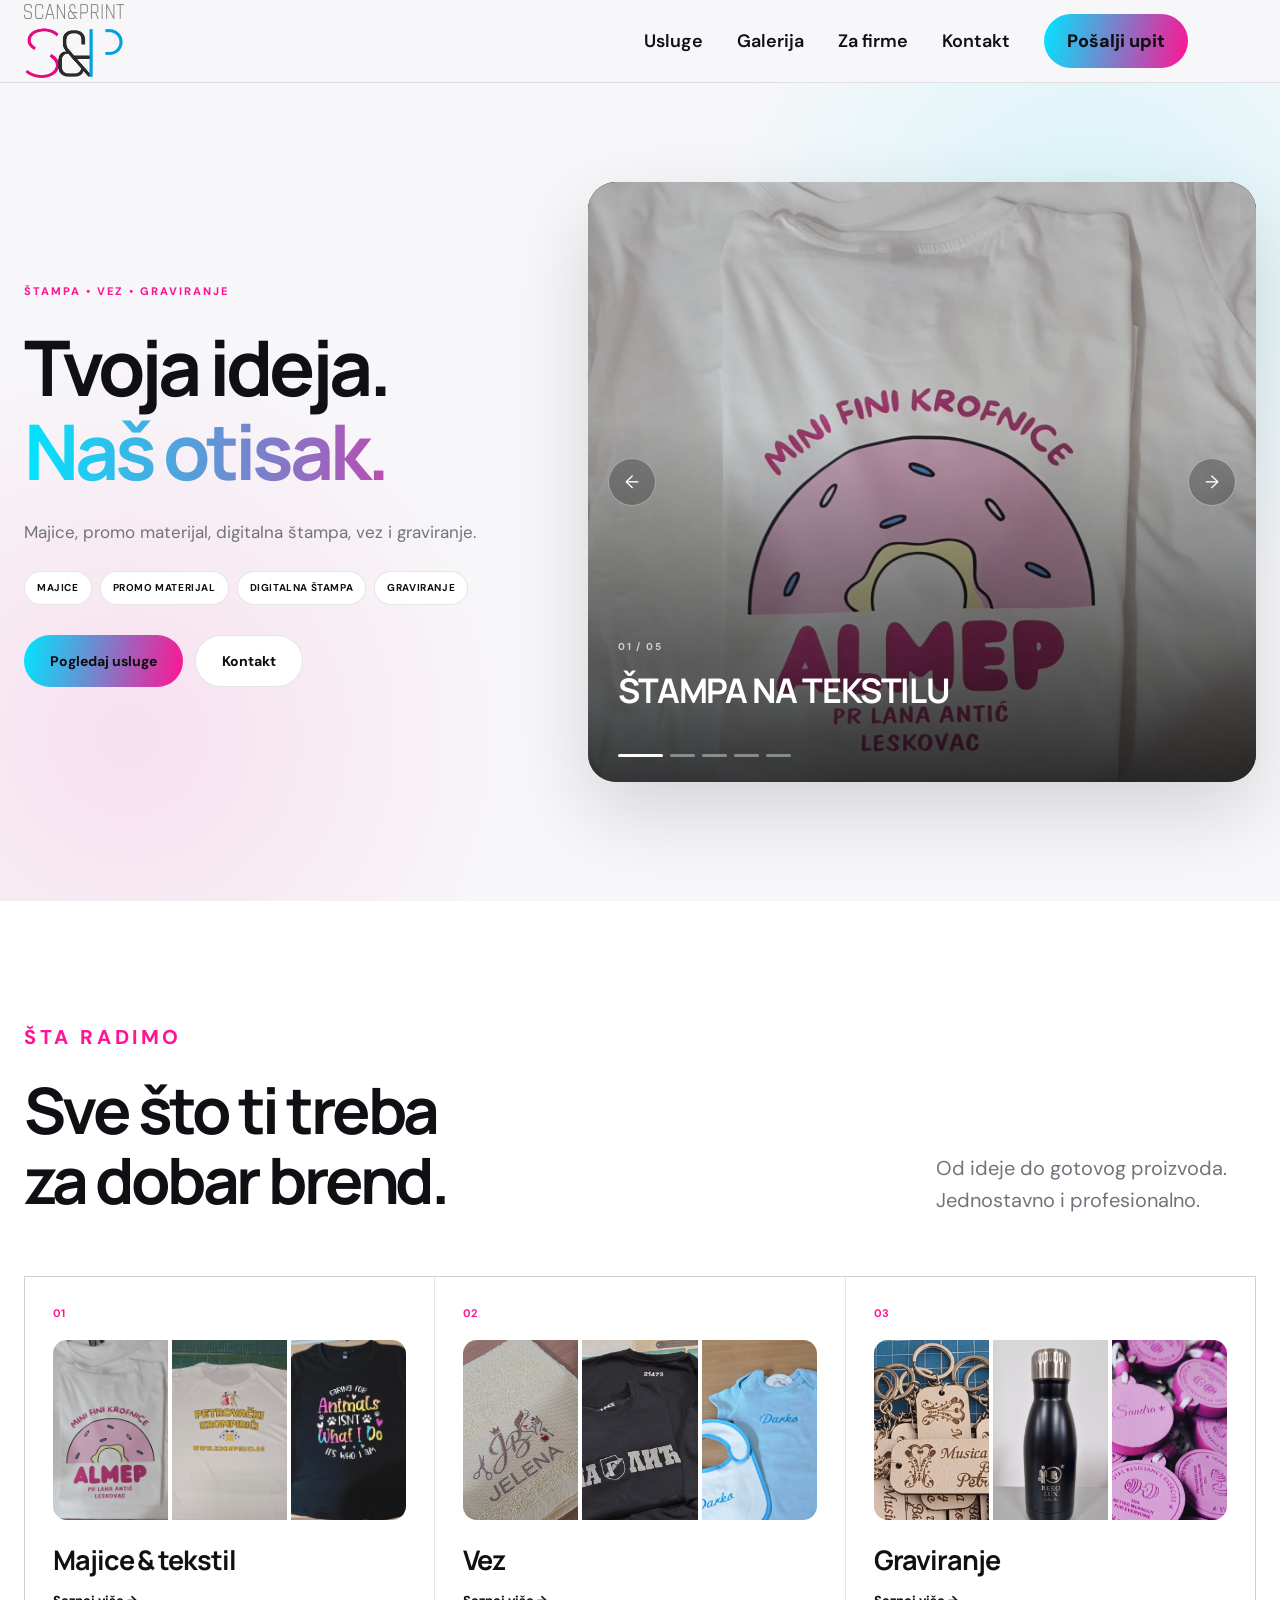
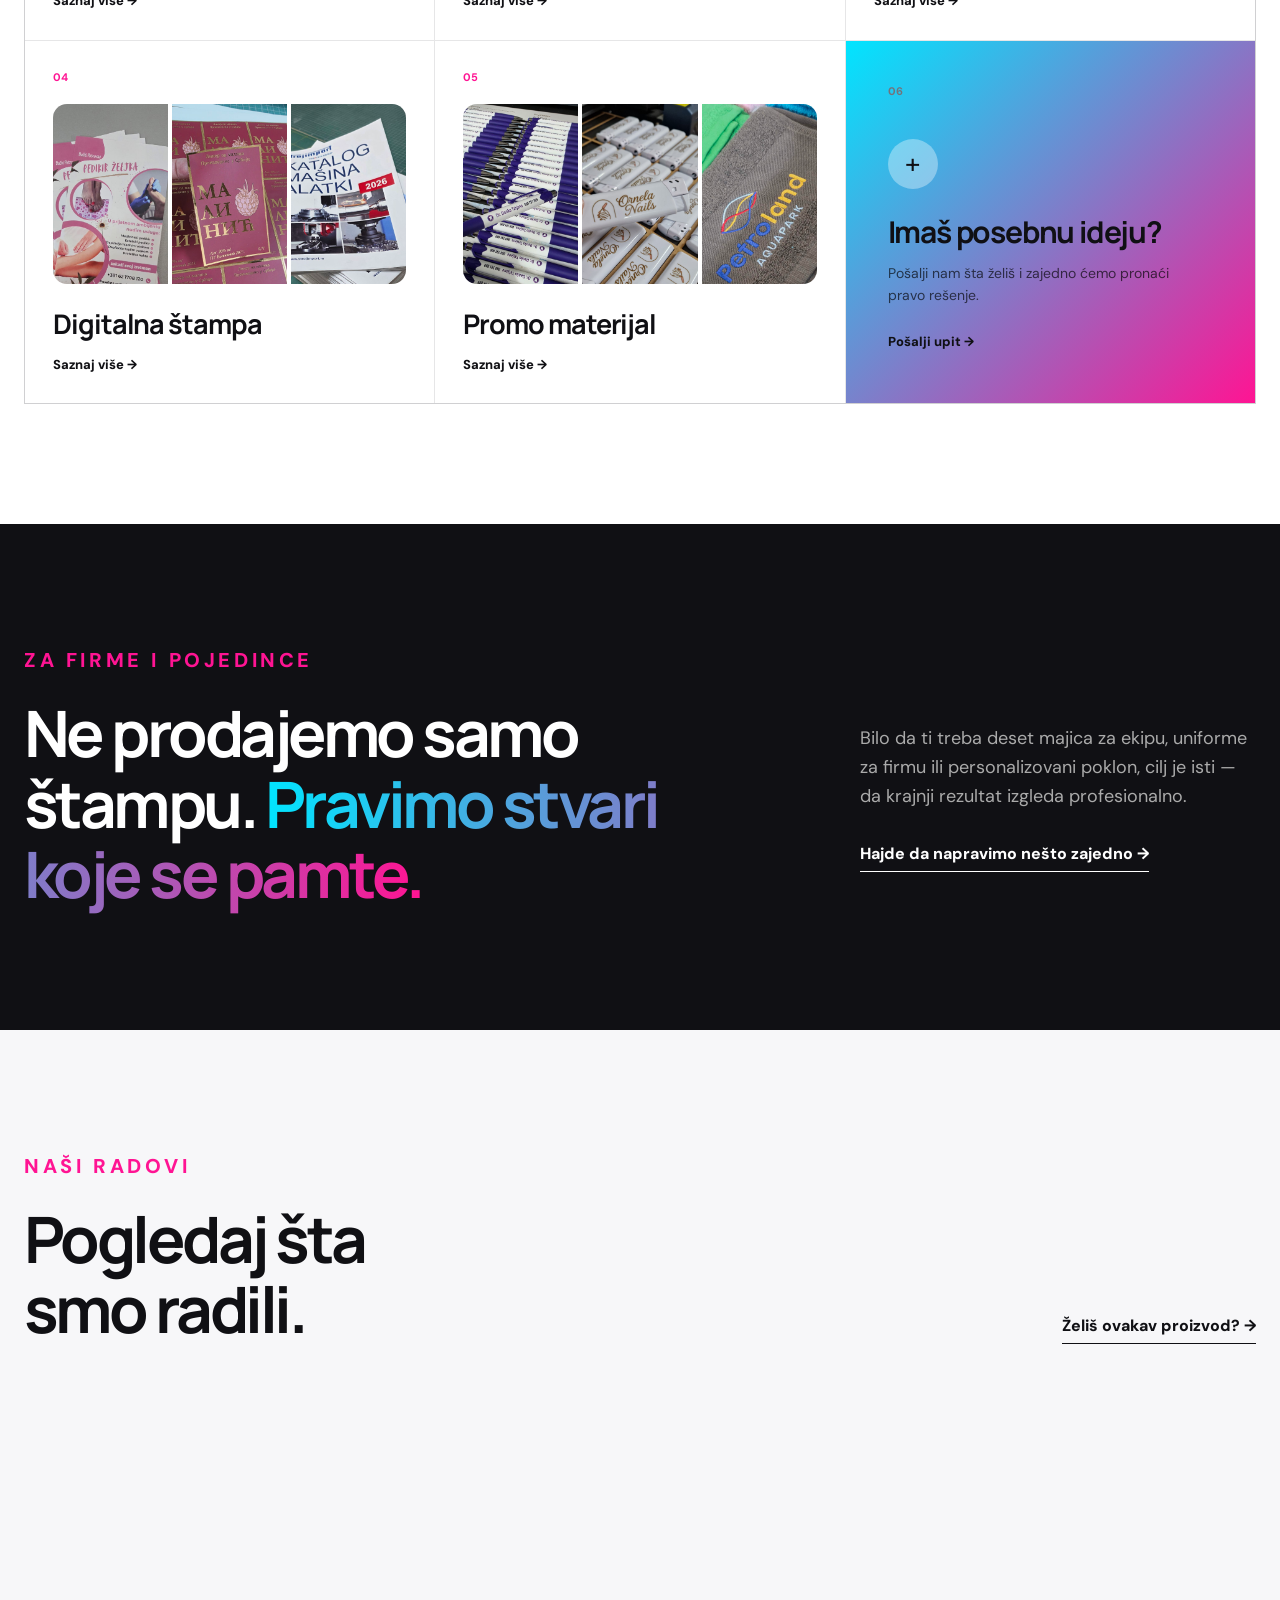
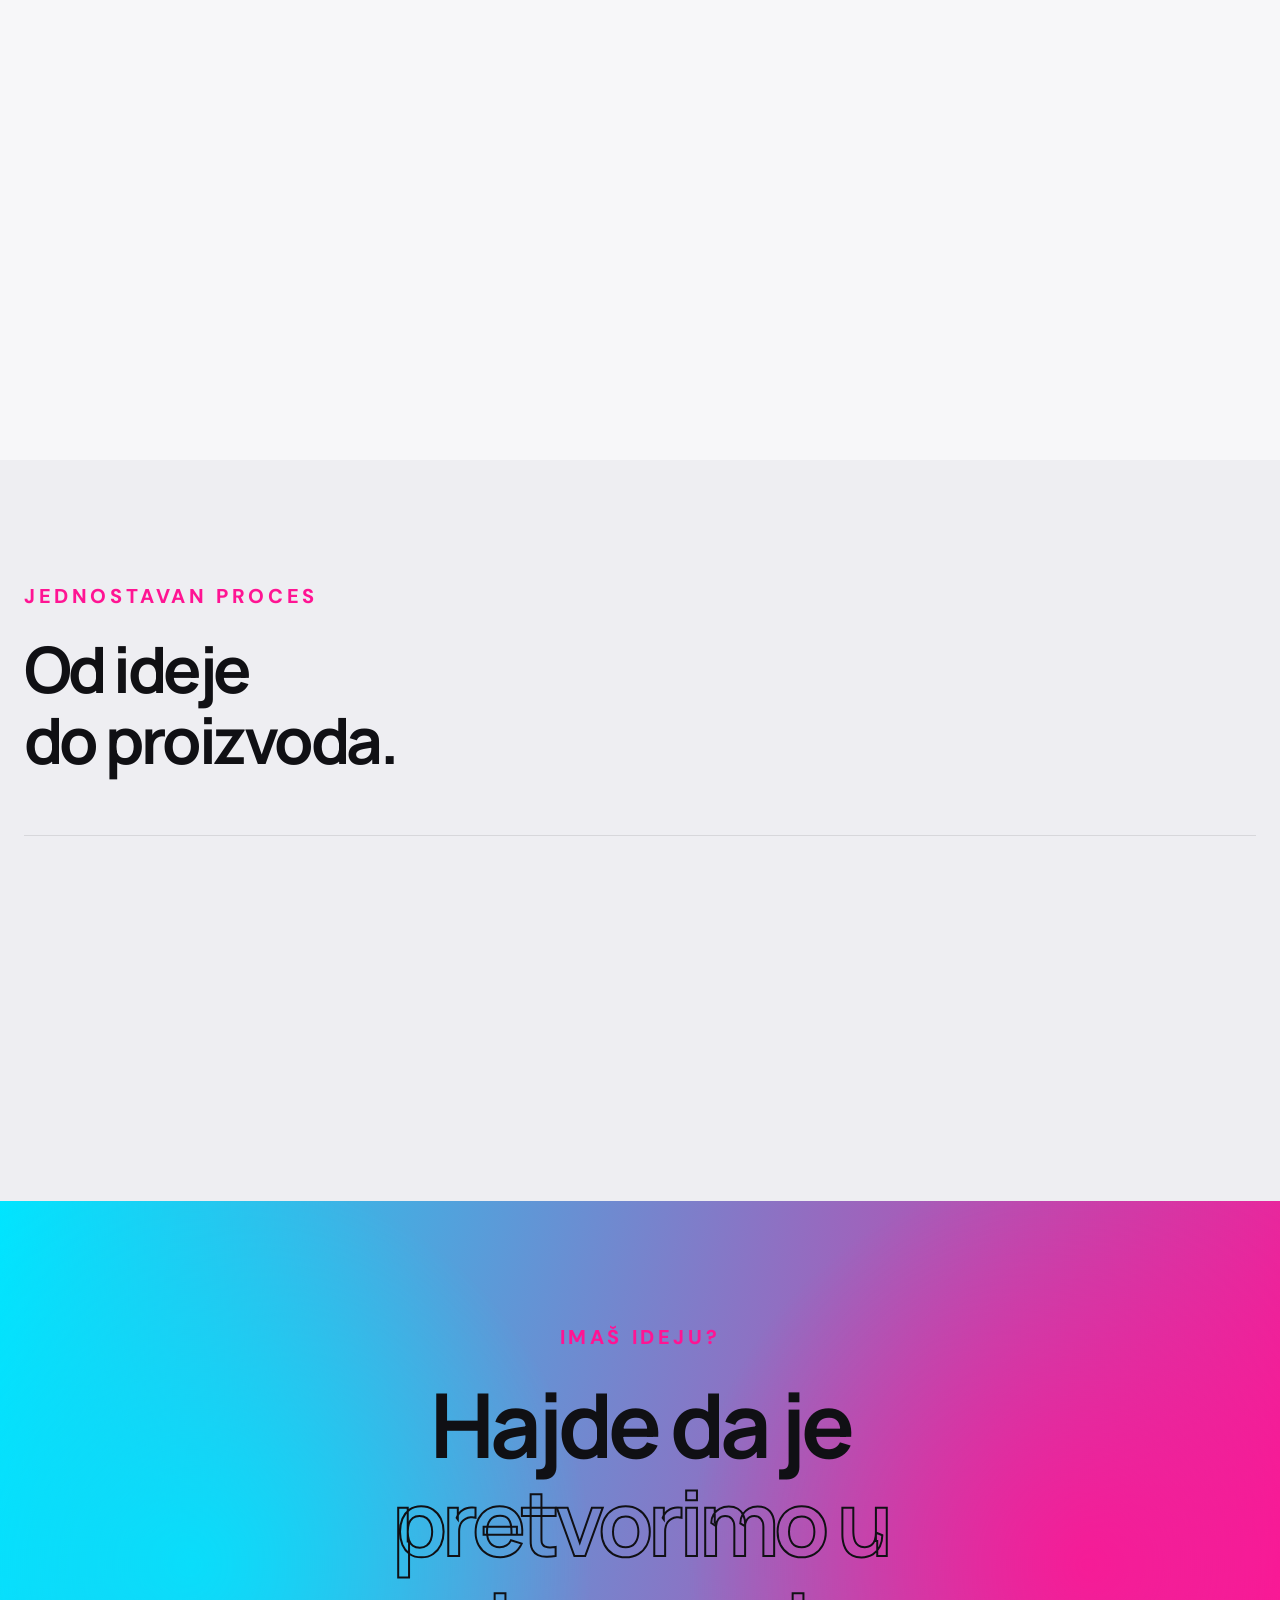
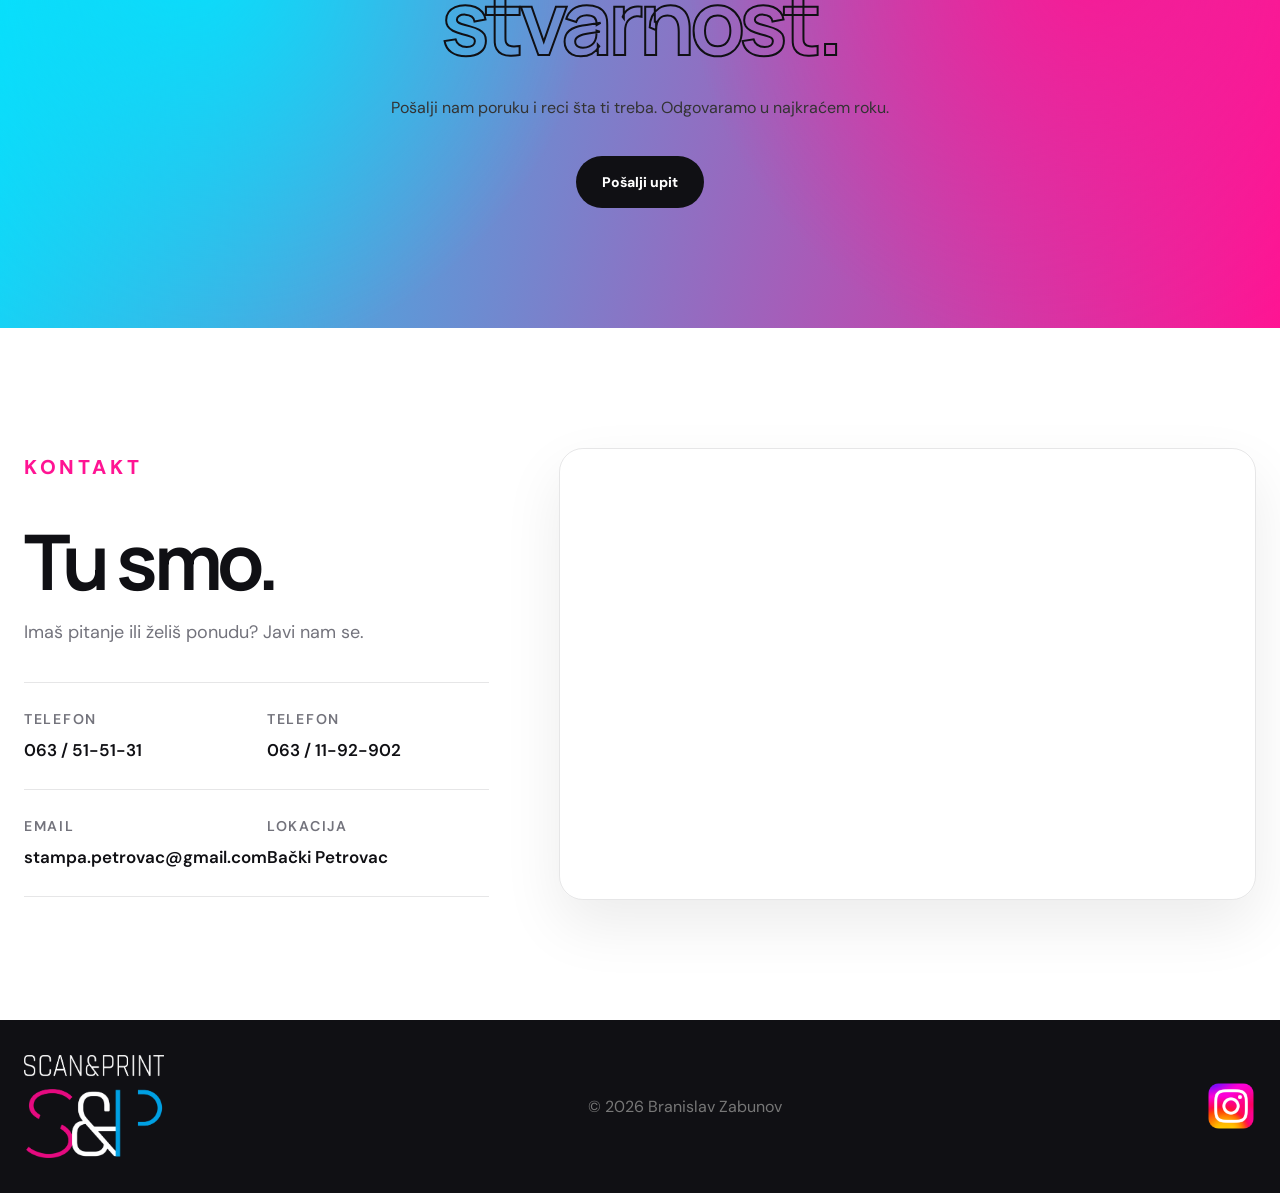
<file: index.html>
<!DOCTYPE html>
<html lang="sr">

<head>

    <meta charset="UTF-8">
    <meta name="viewport" content="width=device-width, initial-scale=1.0">
    <meta name="author" content="Branislav Zabunov">
    <meta name="keywords" content="digitalna štampa, štampa na majicama, graviranje, promo materijal, Bački Petrovac">
    
    <title>Scan & Print | Štampa, vez, graviranje i brendiranje</title>

    <meta name="description"
          content="Scan & Print – digitalna štampa, vez, graviranje, personalizacija i brendiranje u Bačkom Petrovcu.">
    
    <link rel="icon" href="slike/favicon.ico">
    
    <link rel="preconnect" href="https://fonts.googleapis.com">
    <link rel="preconnect" href="https://fonts.gstatic.com" crossorigin>
    
    <link href="https://fonts.googleapis.com/css2?family=DM+Sans:wght@400;500;600;700&family=Manrope:wght@500;600;700;800&display=swap"
          rel="stylesheet">

    <link rel="stylesheet" href="style.css">

    <meta property="og:title" content="Scan & Print | Digitalna štampa">
<meta property="og:description" content="Digitalna štampa, štampa na majicama, vez i graviranje.">
<meta property="og:image" content="https://echeese123.github.io/BranislavZabunovVD2026/slike/logo.jpg">
<meta property="og:url" content="https://echeese123.github.io/BranislavZabunovVD2026/">
<meta property="og:type" content="website">
</head>

    <script async src="https://www.googletagmanager.com/gtm.js?id=GTM-W5CL5CR9"></script>
<script>
  window.dataLayer = window.dataLayer || [];
  function gtag(){dataLayer.push(arguments);}
  gtag('js', new Date());
</script>

<body>

    <div id="fb-root"></div>
<script>(function(d, s, id) {
var js, fjs = d.getElementsByTagName(s)[0];
if (d.getElementById(id)) return;
js = d.createElement(s); js.id = id;
js.src = "https://connect.facebook.net/en_US/sdk.js#xfbml=1&version=v3.0";
fjs.parentNode.insertBefore(js, fjs);
}(document, 'script', 'facebook-jssdk'));</script>

<!-- ================= HEADER ================= -->

<header class="header">

    <div class="container nav">

        <a href="index.html" class="logo">
            <img src="slike/Logo crni.png" alt="Scan & Print">
        </a>


        <nav class="desktop-menu">
            <a href="usluge.html">Usluge</a>
            <a href="galerija.html">Galerija</a>
            <a href="firme.html">Za firme</a>
            <a href="#kontakt">Kontakt</a>
            <a href="#upit" class="nav-button">
                Pošalji upit
            </a>
            <div class="fb-share-button"
            data-href="https://echeese123.github.io/BranislavZabunovVD2026/"
            data-layout="button_count">
            </div>
            <div class="fb-page"
data-href="https://www.facebook.com/scanandprint/"
data-width="380"
data-hide-cover="false"
data-show-facepile="false"></div>

        </nav>


        <button class="menu-toggle" aria-label="Otvori meni">

            <span></span>
            <span></span>
            <span></span>

        </button>

    </div>


    <div class="mobile-menu">

        <a href="usluge.html">Usluge</a>
        <a href="galerija.html">Galerija</a>
        <a href="firme.html">Za firme</a>
        <a href="#kontakt">Kontakt</a>

        <a href="#upit" class="mobile-button">
            Pošalji upit
        </a>

    </div>

</header>



<!-- ================= HERO ================= -->

<section class="hero">

    <div class="container hero-new">

        <!-- LEVA STRANA -->

        <div class="hero-new-content">

            <span class="hero-kicker">
                ŠTAMPA • VEZ • GRAVIRANJE
            </span>

            <h1>
                Tvoja ideja.
                <span>Naš otisak.</span>
            </h1>

            <p>
                Majice, promo materijal, digitalna štampa,
                vez i graviranje.
            </p>

            <div class="hero-services">

                <span>MAJICE</span>
                <span>PROMO MATERIJAL</span>
                <span>DIGITALNA ŠTAMPA</span>
                <span>GRAVIRANJE</span>

            </div>

            <div class="hero-buttons">

                <a
                    href="#usluge"
                    class="button primary"
                >
                    Pogledaj usluge
                </a>

                <a
                    href="#kontakt"
                    class="button secondary"
                >
                    Kontakt
                </a>

            </div>

        </div>


        <!-- DESNA STRANA / SLIDER -->

        <div class="hero-new-slider">

            <div class="hero-new-slide active">

                <img
                    src="Galerija/tekstil1.jpg"
                    alt="Štampa na tekstilu"
                >

                <div class="hero-new-caption">

                    <small>
                        01 / 05
                    </small>

                    <strong>
                        ŠTAMPA NA TEKSTILU
                    </strong>

                </div>

            </div>


            <div class="hero-new-slide">

                <img
                    src="Galerija/vez1.jpg"
                    alt="Vez"
                >

                <div class="hero-new-caption">

                    <small>
                        02 / 05
                    </small>

                    <strong>
                        VEZ
                    </strong>

                </div>

            </div>


            <div class="hero-new-slide">

                <img
                    src="Galerija/graviranje1.jpg"
                    alt="Graviranje"
                >

                <div class="hero-new-caption">

                    <small>
                        03 / 05
                    </small>

                    <strong>
                        GRAVIRANJE
                    </strong>

                </div>

            </div>


            <div class="hero-new-slide">

                <img
                    src="Galerija/stampa1.jpg"
                    alt="Digitalna štampa"
                >

                <div class="hero-new-caption">

                    <small>
                        04 / 05
                    </small>

                    <strong>
                        DIGITALNA ŠTAMPA
                    </strong>

                </div>

            </div>


            <div class="hero-new-slide">

                <img
                    src="Galerija/promo1.jpg"
                    alt="Promo materijal"
                >

                <div class="hero-new-caption">

                    <small>
                        05 / 05
                    </small>

                    <strong>
                        PROMO MATERIJAL
                    </strong>

                </div>

            </div>


            <button
                class="hero-new-prev"
                aria-label="Prethodna slika"
            >
                ←
            </button>


            <button
                class="hero-new-next"
                aria-label="Sledeća slika"
            >
                →
            </button>


            <div class="hero-new-dots">

                <button
                    class="hero-new-dot active"
                    aria-label="Slika 1"
                ></button>

                <button
                    class="hero-new-dot"
                    aria-label="Slika 2"
                ></button>

                <button
                    class="hero-new-dot"
                    aria-label="Slika 3"
                ></button>

                <button
                    class="hero-new-dot"
                    aria-label="Slika 4"
                ></button>

                <button
                    class="hero-new-dot"
                    aria-label="Slika 5"
                ></button>

            </div>

        </div>

    </div>

</section>



<!-- ================= SERVICES ================= -->

<section class="services section" id="usluge">

    <div class="container">

        <div class="section-heading">

            <div>
                <span class="eyebrow">ŠTA RADIMO</span>

                <h2>
                    Sve što ti treba<br>
                    za dobar brend.
                </h2>
            </div>

            <p>
                Od ideje do gotovog proizvoda.
                Jednostavno i profesionalno.
            </p>

        </div>


        <div class="services-grid">


            <!-- 01 MAJICE & TEKSTIL -->

            <article class="service-card service-image-card">

                <div class="service-number">
                    01
                </div>

                <div class="service-images">

                    <img
                        src="slike/tekstil1.jpg"
                        alt="Majice i tekstil 1"
                    >

                    <img
                        src="slike/tekstil2.jpg"
                        alt="Majice i tekstil 2"
                    >

                    <img
                        src="slike/tekstil3.jpg"
                        alt="Majice i tekstil 3"
                    >

                </div>

                <h3>
                    Majice & tekstil
                </h3>

                <a href="usluge.html">
                    Saznaj više →
                </a>

            </article>



            <!-- 02 VEZ -->

            <article class="service-card service-image-card">

                <div class="service-number">
                    02
                </div>

                <div class="service-images">

                    <img
                        src="slike/vez1.jpg"
                        alt="Vez 1"
                    >

                    <img
                        src="slike/vez2.jpg"
                        alt="Vez 2"
                    >

                    <img
                        src="slike/vez3.jpg"
                        alt="Vez 3"
                    >

                </div>

                <h3>
                    Vez
                </h3>

                <a href="usluge.html">
                    Saznaj više →
                </a>

            </article>



            <!-- 03 GRAVIRANJE -->

            <article class="service-card service-image-card">

                <div class="service-number">
                    03
                </div>

                <div class="service-images">

                    <img
                        src="slike/graviranje1.jpg"
                        alt="Graviranje 1"
                    >

                    <img
                        src="slike/graviranje5.jpg"
                        alt="Graviranje 2"
                    >

                    <img
                        src="slike/graviranje3.jpg"
                        alt="Graviranje 3"
                    >

                </div>

                <h3>
                    Graviranje
                </h3>

                <a href="usluge.html">
                    Saznaj više →
                </a>

            </article>



            <!-- 04 DIGITALNA ŠTAMPA -->

            <article class="service-card service-image-card">

                <div class="service-number">
                    04
                </div>

                <div class="service-images">

                    <img
                        src="slike/stampa1.jpg"
                        alt="Digitalna štampa 1"
                    >

                    <img
                        src="slike/stampa2.jpg"
                        alt="Digitalna štampa 2"
                    >

                    <img
                        src="slike/stampa3.jpg"
                        alt="Digitalna štampa 3"
                    >

                </div>

                <h3>
                    Digitalna štampa
                </h3>

                <a href="usluge.html">
                    Saznaj više →
                </a>

            </article>



            <!-- 05 PROMO MATERIJAL -->

            <article class="service-card service-image-card">

                <div class="service-number">
                    05
                </div>

                <div class="service-images">

                    <img
                        src="slike/promo1.jpg"
                        alt="Promo materijal 1"
                    >

                    <img
                        src="slike/promo2.jpg"
                        alt="Promo materijal 2"
                    >

                    <img
                        src="slike/promo3.jpg"
                        alt="Promo materijal 3"
                    >

                </div>

                <h3>
                    Promo materijal
                </h3>

                <a href="usluge.html">
                    Saznaj više →
                </a>

            </article>



            <!-- 06 POSEBNA IDEJA -->

            <article class="service-card accent service-special">

                <div class="service-number">
                    06
                </div>

                <div class="service-special-content">

                    <span class="special-symbol">
                        +
                    </span>

                    <h3>
                        Imaš posebnu ideju?
                    </h3>

                    <p>
                        Pošalji nam šta želiš
                        i zajedno ćemo pronaći
                        pravo rešenje.
                    </p>

                    <a href="#upit">
                        Pošalji upit →
                    </a>

                </div>

            </article>


        </div>

    </div>

</section>


<!-- ================= INTRO ================= -->

<section class="intro section">

    <div class="container intro-grid">


        <div class="intro-title">

            <span class="eyebrow">
                ZA FIRME I POJEDINCE
            </span>

            <h2>

                Ne prodajemo samo štampu.

                <span>
                    Pravimo stvari koje se pamte.
                </span>

            </h2>

        </div>


        <div class="intro-text">

            <p>

                Bilo da ti treba deset majica za ekipu,
                uniforme za firmu ili personalizovani poklon,
                cilj je isti — da krajnji rezultat izgleda
                profesionalno.

            </p>


            <a href="#upit" class="text-link">
                Hajde da napravimo nešto zajedno →
            </a>

        </div>


    </div>

</section>



<!-- ================= PORTFOLIO ================= -->

<section class="portfolio section" id="radovi">

    <div class="container">


        <div class="section-heading">

            <div>

                <span class="eyebrow">
                    NAŠI RADOVI
                </span>

                <h2>
                    Pogledaj šta<br>
                    smo radili.
                </h2>

            </div>


            <a href="#kontakt" class="text-link">
                Želiš ovakav proizvod? →
            </a>

        </div>



        <div class="portfolio-grid">


            <div class="portfolio-item item-large">

                <img src="slike/tekstil4.jpg"
                     alt="Štampa na majicama">

                <div class="portfolio-label">
                    MAJICE
                </div>

            </div>



            <div class="portfolio-item">

                <img src="slike/vez1.jpg"
                     alt="Vez">

                <div class="portfolio-label">
                    VEZ
                </div>

            </div>



            <div class="portfolio-item">

                <img src="slike/graviranje5.jpg"
                     alt="Graviranje">

                <div class="portfolio-label">
                    GRAVIRANJE
                </div>

            </div>



            <div class="portfolio-item item-wide">

                <img src="slike/promo4.jpg"
                     alt="Promo materijal">

                <div class="portfolio-label">
                    PROMO MATERIJAL
                </div>

            </div>


        </div>

    </div>

</section>



<!-- ================= PROCESS ================= -->

<section class="process section" id="proces">

    <div class="container">


        <div class="section-heading">

            <div>

                <span class="eyebrow">
                    JEDNOSTAVAN PROCES
                </span>

                <h2>
                    Od ideje<br>
                    do proizvoda.
                </h2>

            </div>

        </div>



        <div class="process-grid">


            <div class="process-item">

                <span>01</span>

                <h3>
                    Pošalješ ideju
                </h3>

                <p>
                    Logo, fotografiju, tekst
                    ili samo objasniš šta želiš.
                </p>

            </div>



            <div class="process-item">

                <span>02</span>

                <h3>
                    Pripremamo dizajn
                </h3>

                <p>
                    Dogovaramo detalje i
                    pripremamo materijal za štampu.
                </p>

            </div>



            <div class="process-item">

                <span>03</span>

                <h3>
                    Izrada
                </h3>

                <p>
                    Štampamo, vezemo ili
                    graviramo prema dogovoru.
                </p>

            </div>



            <div class="process-item">

                <span>04</span>

                <h3>
                    Gotov proizvod
                </h3>

                <p>
                    Preuzimaš gotov proizvod
                    spreman za upotrebu.
                </p>

            </div>


        </div>

    </div>

</section>



<!-- ================= CTA ================= -->

<section class="cta section" id="upit">

    <div class="container cta-inner">

        <span class="eyebrow">
            IMAŠ IDEJU?
        </span>


        <h2>

            Hajde da je

            <span>
                pretvorimo u stvarnost.
            </span>

        </h2>


        <p>

            Pošalji nam poruku i reci šta ti treba.
            Odgovaramo u najkraćem roku.

        </p>


        <a href="mailto:stampa.petrovac@gmail.com"
           class="button light">

            Pošalji upit

        </a>

    </div>

</section>



<!-- ================= CONTACT ================= -->

<section class="contact section" id="kontakt">

    <div class="container">

        <div class="contact-grid">

            <!-- LEVO -->

            <div class="contact-content">

                <span class="eyebrow">
                    KONTAKT
                </span>

                <h2>
                    Tu smo.
                </h2>

                <p>
                    Imaš pitanje ili želiš ponudu?
                    Javi nam se.
                </p>


                <div class="contact-info">

                    <a href="tel:+38163515131">

                        <small>
                            Telefon
                        </small>

                        063 / 51-51-31

                    </a>


                    <a href="tel:+381631192902">

                        <small>
                            Telefon
                        </small>

                        063 / 11-92-902

                    </a>


                    <a href="mailto:stampa.petrovac@gmail.com">

                        <small>
                            Email
                        </small>

                        stampa.petrovac@gmail.com

                    </a>


                    <div>

                        <small>
                            Lokacija
                        </small>

                        Bački Petrovac

                    </div>

                </div>

            </div>


            <!-- DESNO MAPA -->

            <div class="contact-map">

                <iframe
        src="https://www.google.com/maps?q=Puškinova+10,+Bački+Petrovac,+Serbia&output=embed"
        width="100%"
        height="100%"
        style="border:0;"
        allowfullscreen=""
        loading="lazy"
        referrerpolicy="no-referrer-when-downgrade">
                </iframe>

            </div>

        </div>

    </div>

</section>



<!-- ================= FOOTER ================= -->

<footer class="footer">

    <div class="container footer-inner">


        <a href="index.html" class="logo">

            <img src="slike/Logo beli.png"
                 alt="Scan & Print">

        </a>


        <p>
            © 2026 Branislav Zabunov
        </p>


<a
    href="https://www.instagram.com/scan_print_bp/"
    target="_blank"
    rel="noopener noreferrer"
>
    <img
        src="slike/iq.png"
        alt="Instagram Scan & Print"
        style="width: 50px; height: 50px;" 
    >
</a>

    </div>

</footer>

<button
    class="back-to-top"
    id="backToTop"
    aria-label="Vrati se na vrh"
>
    ↑
</button>

<script src="script.js"></script>

</body>

</html>
</file>
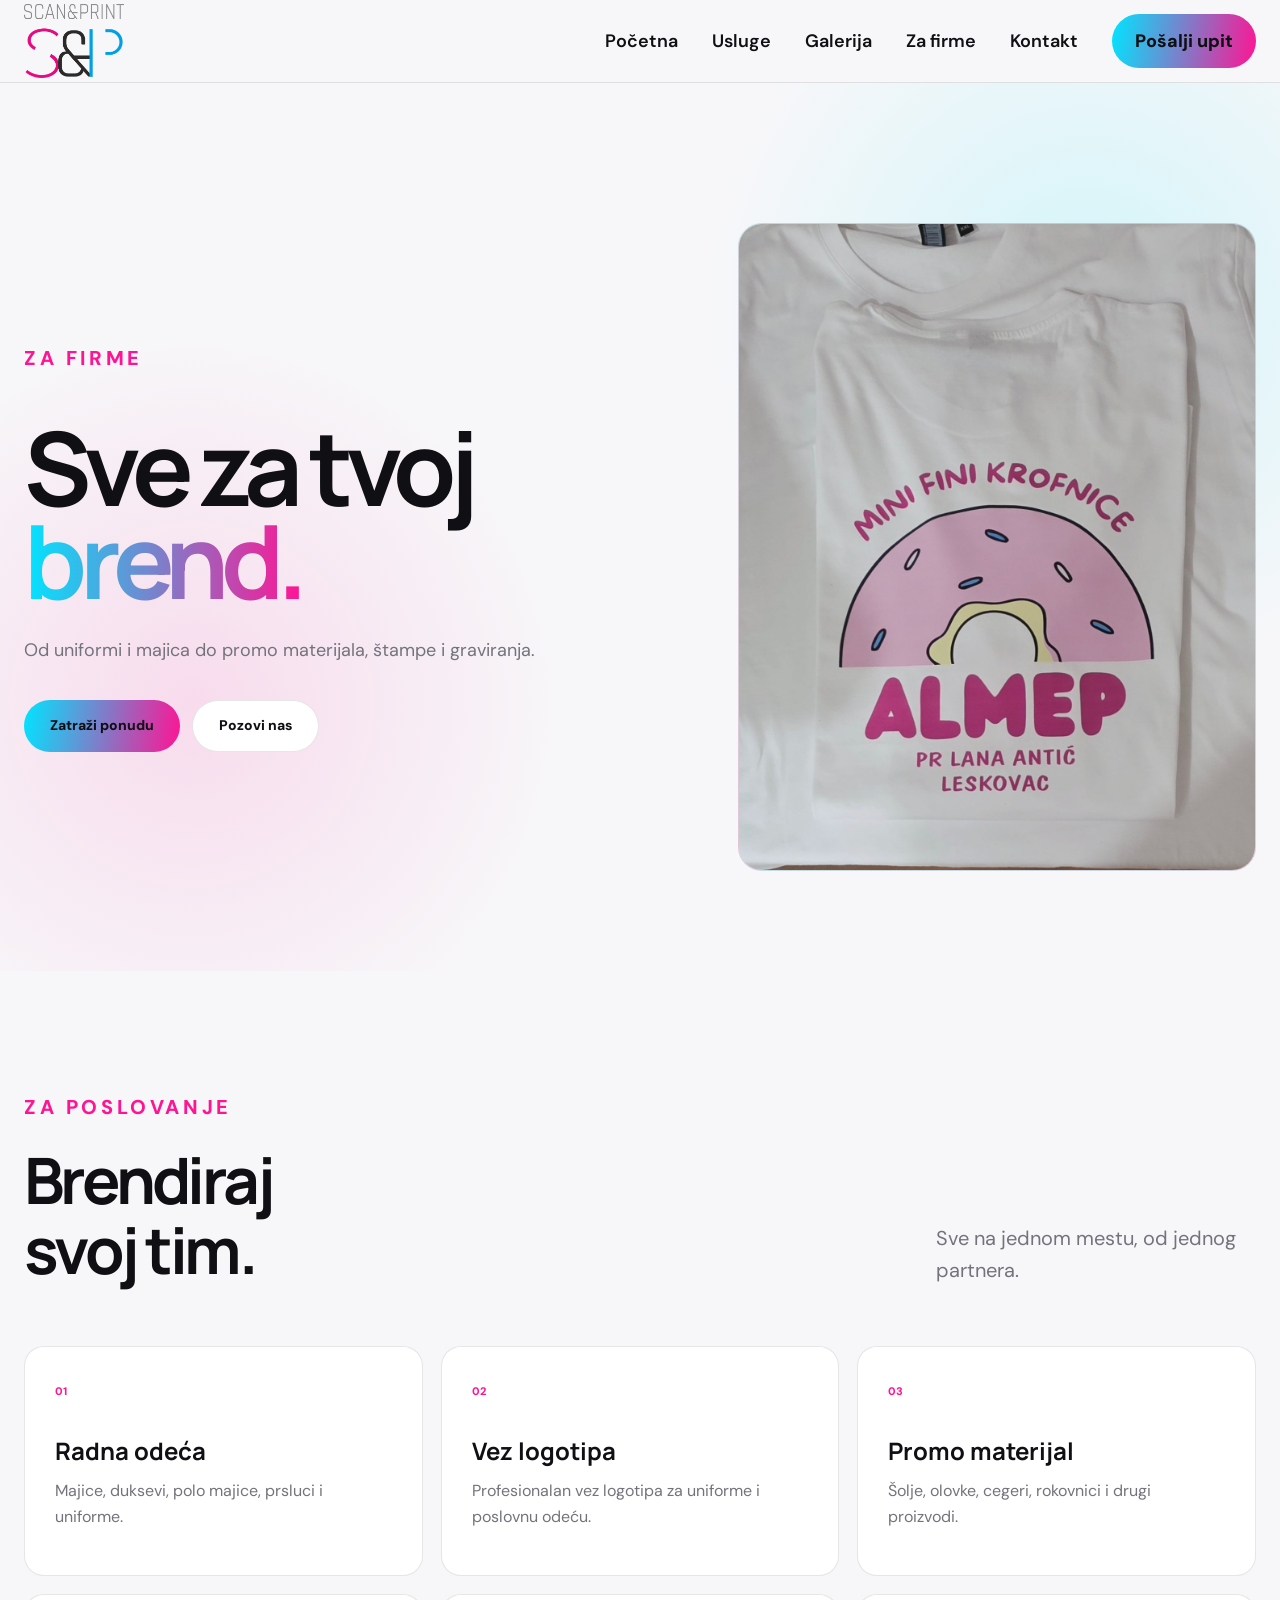
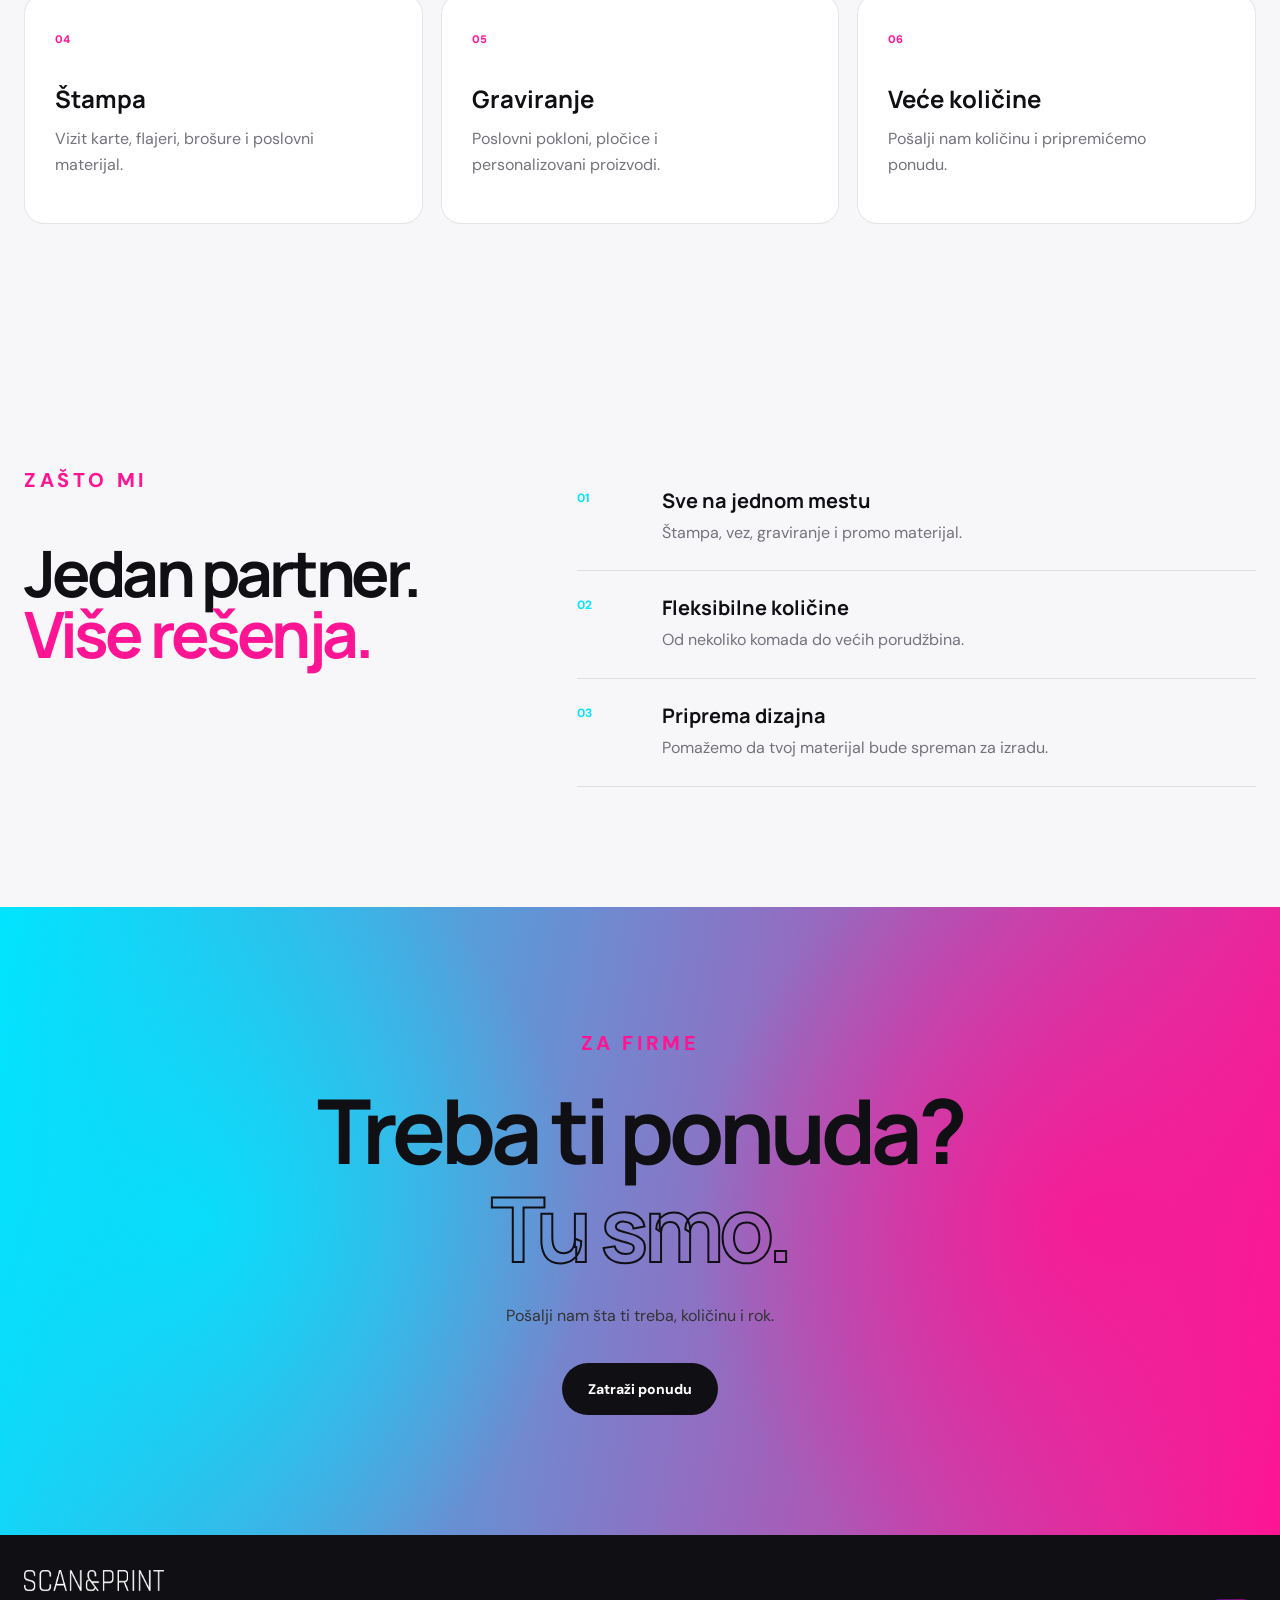
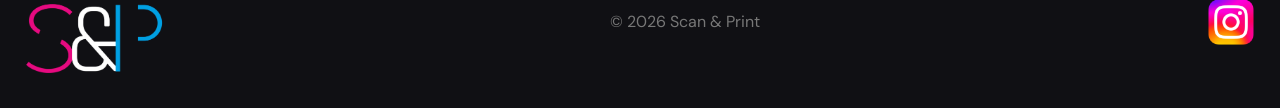
<file: firme.html>
<!DOCTYPE html>
<html lang="sr">

<head>

    <meta charset="UTF-8">

    <meta
        name="viewport"
        content="width=device-width, initial-scale=1.0"
    >

    <title>Za firme | Scan & Print</title>

    <meta
        name="description"
        content="Scan & Print – štampa, vez, graviranje i promo materijal za firme."
    >

    <link rel="preconnect" href="https://fonts.googleapis.com">
    <link rel="preconnect" href="https://fonts.gstatic.com" crossorigin>

    <link
        href="https://fonts.googleapis.com/css2?family=DM+Sans:wght@400;500;600;700&family=Manrope:wght@500;600;700;800&display=swap"
        rel="stylesheet"
    >

    <link
        rel="stylesheet"
        href="style.css"
    >

</head>


<body>


<!-- ================= HEADER ================= -->

<header class="header">

    <div class="container nav">

        <a
            href="index.html"
            class="logo"
        >

            <img
                src="slike/Logo crni.png"
                alt="Scan & Print"
            >

        </a>


        <nav class="desktop-menu">

            <a href="index.html">
                Početna
            </a>

            <a href="usluge.html">
                Usluge
            </a>

            <a href="galerija.html">
                Galerija
            </a>

            <a href="firme.html">
                Za firme
            </a>

            <a href="index.html#kontakt">
                Kontakt
            </a>

            <a
                href="index.html#upit"
                class="nav-button"
            >
                Pošalji upit
            </a>

        </nav>


        <button
            class="menu-toggle"
            aria-label="Otvori meni"
        >

            <span></span>
            <span></span>
            <span></span>

        </button>

    </div>


    <div class="mobile-menu">

        <a href="index.html">
            Početna
        </a>

        <a href="usluge.html">
            Usluge
        </a>

        <a href="galerija.html">
            Galerija
        </a>

        <a href="firme.html">
            Za firme
        </a>

        <a href="index.html#kontakt">
            Kontakt
        </a>

        <a
            href="index.html#upit"
            class="mobile-button"
        >
            Pošalji upit
        </a>

    </div>

</header>



<!-- ================= HERO ================= -->

<section class="business-hero">

    <div class="container business-hero-grid">


        <div class="business-hero-content">

            <span class="eyebrow">
                ZA FIRME
            </span>

            <h1>
                Sve za tvoj
                <span>brend.</span>
            </h1>

            <p>
                Od uniformi i majica do promo materijala,
                štampe i graviranja.
            </p>

            <div class="hero-buttons">

                <a
                    href="#ponuda"
                    class="button primary"
                >
                    Zatraži ponudu
                </a>

                <a
                    href="tel:+38163515131"
                    class="button secondary"
                >
                    Pozovi nas
                </a>

            </div>

        </div>


        <div class="business-hero-visual">

    <img
        src="Galerija/tekstil1.jpg"
        alt="Štampa na majicama"
    >
        </div>

    </div>

</section>



<!-- ================= BUSINESS SERVICES ================= -->

<section class="business-services section">

    <div class="container">

        <div class="section-heading">

            <div>

                <span class="eyebrow">
                    ZA POSLOVANJE
                </span>

                <h2>
                    Brendiraj<br>
                    svoj tim.
                </h2>

            </div>

            <p>
                Sve na jednom mestu,
                od jednog partnera.
            </p>

        </div>


        <div class="business-grid">


            <article class="business-card">

                <span>
                    01
                </span>

                <h3>
                    Radna odeća
                </h3>

                <p>
                    Majice, duksevi, polo majice,
                    prsluci i uniforme.
                </p>

            </article>


            <article class="business-card">

                <span>
                    02
                </span>

                <h3>
                    Vez logotipa
                </h3>

                <p>
                    Profesionalan vez logotipa
                    za uniforme i poslovnu odeću.
                </p>

            </article>


            <article class="business-card">

                <span>
                    03
                </span>

                <h3>
                    Promo materijal
                </h3>

                <p>
                    Šolje, olovke, cegeri,
                    rokovnici i drugi proizvodi.
                </p>

            </article>


            <article class="business-card">

                <span>
                    04
                </span>

                <h3>
                    Štampa
                </h3>

                <p>
                    Vizit karte, flajeri,
                    brošure i poslovni materijal.
                </p>

            </article>


            <article class="business-card">

                <span>
                    05
                </span>

                <h3>
                    Graviranje
                </h3>

                <p>
                    Poslovni pokloni, pločice
                    i personalizovani proizvodi.
                </p>

            </article>


            <article class="business-card">

                <span>
                    06
                </span>

                <h3>
                    Veće količine
                </h3>

                <p>
                    Pošalji nam količinu i
                    pripremićemo ponudu.
                </p>

            </article>


        </div>

    </div>

</section>



<!-- ================= WHY US ================= -->

<section class="business-benefits section">

    <div class="container">


        <div class="benefits-grid">


            <div>

                <span class="eyebrow">
                    ZAŠTO MI
                </span>

                <h2>
                    Jedan partner.
                    <span>Više rešenja.</span>
                </h2>

            </div>


            <div class="benefits-list">

                <div class="benefit">

                    <strong>
                        01
                    </strong>

                    <div>

                        <h3>
                            Sve na jednom mestu
                        </h3>

                        <p>
                            Štampa, vez, graviranje
                            i promo materijal.
                        </p>

                    </div>

                </div>


                <div class="benefit">

                    <strong>
                        02
                    </strong>

                    <div>

                        <h3>
                            Fleksibilne količine
                        </h3>

                        <p>
                            Od nekoliko komada
                            do većih porudžbina.
                        </p>

                    </div>

                </div>


                <div class="benefit">

                    <strong>
                        03
                    </strong>

                    <div>

                        <h3>
                            Priprema dizajna
                        </h3>

                        <p>
                            Pomažemo da tvoj materijal
                            bude spreman za izradu.
                        </p>

                    </div>

                </div>


            </div>

        </div>

    </div>

</section>



<!-- ================= QUOTE CTA ================= -->

<section
    class="cta section"
    id="ponuda"
>

    <div class="container cta-inner">

        <span class="eyebrow">
            ZA FIRME
        </span>

        <h2>
            Treba ti ponuda?
            <span>Tu smo.</span>
        </h2>

        <p>
            Pošalji nam šta ti treba,
            količinu i rok.
        </p>

        <a
            href="mailto:stampa.petrovac@gmail.com?subject=Upit%20za%20firmu"
            class="button light"
        >
            Zatraži ponudu
        </a>

    </div>

</section>



<!-- ================= FOOTER ================= -->

<footer class="footer">

    <div class="container footer-inner">

        <a
            href="index.html"
            class="logo"
        >

            <img
                src="slike/Logo beli.png"
                alt="Scan & Print"
            >

        </a>

        <p>
            © 2026 Scan & Print
        </p>

         <a
    href="https://www.instagram.com/scan_print_bp/"
    target="_blank"
    rel="noopener noreferrer"
>
    <img
        src="slike/iq.png"
        alt="Instagram Scan & Print"
        style="width: 50px; height: 50px;"
    >
         </a>


    </div>

</footer>

<button
    class="back-to-top"
    id="backToTop"
    aria-label="Vrati se na vrh"
>
    ↑
</button>

<script src="script.js"></script>

</body>

</html>
</file>
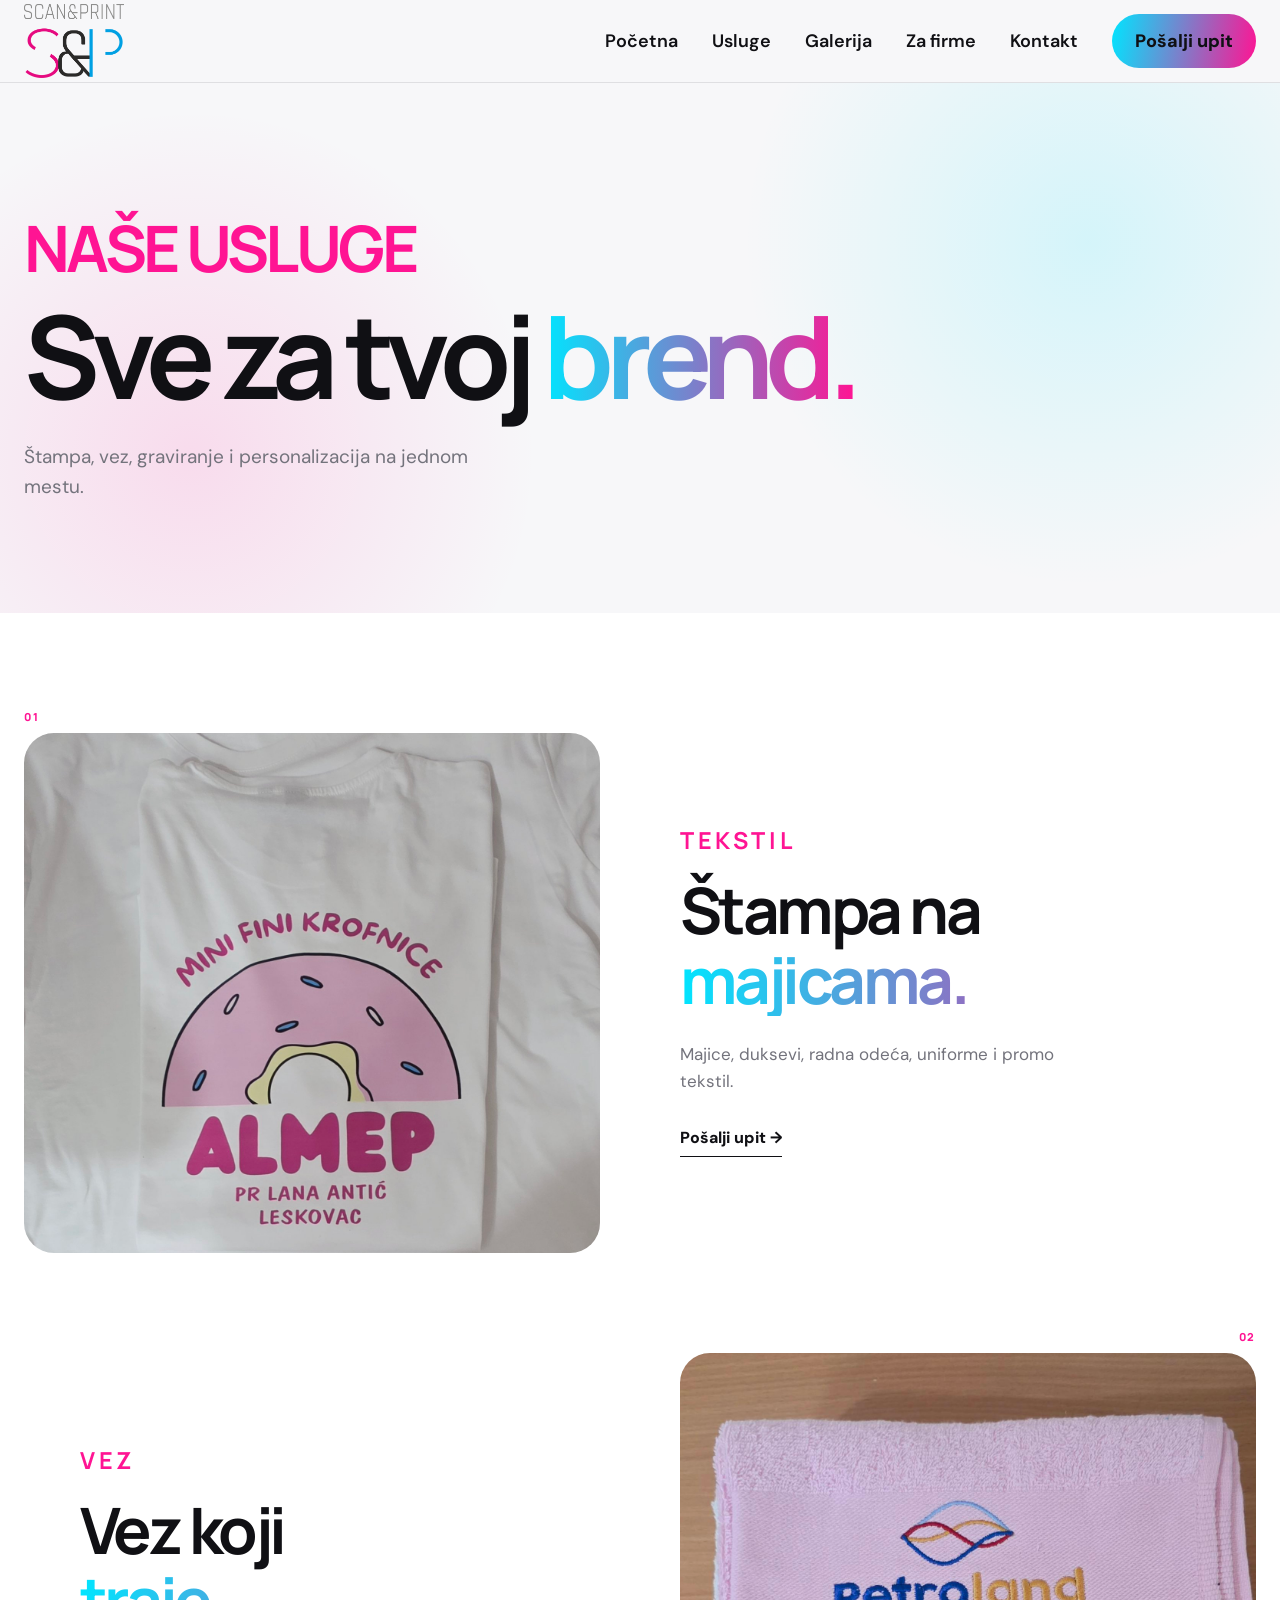
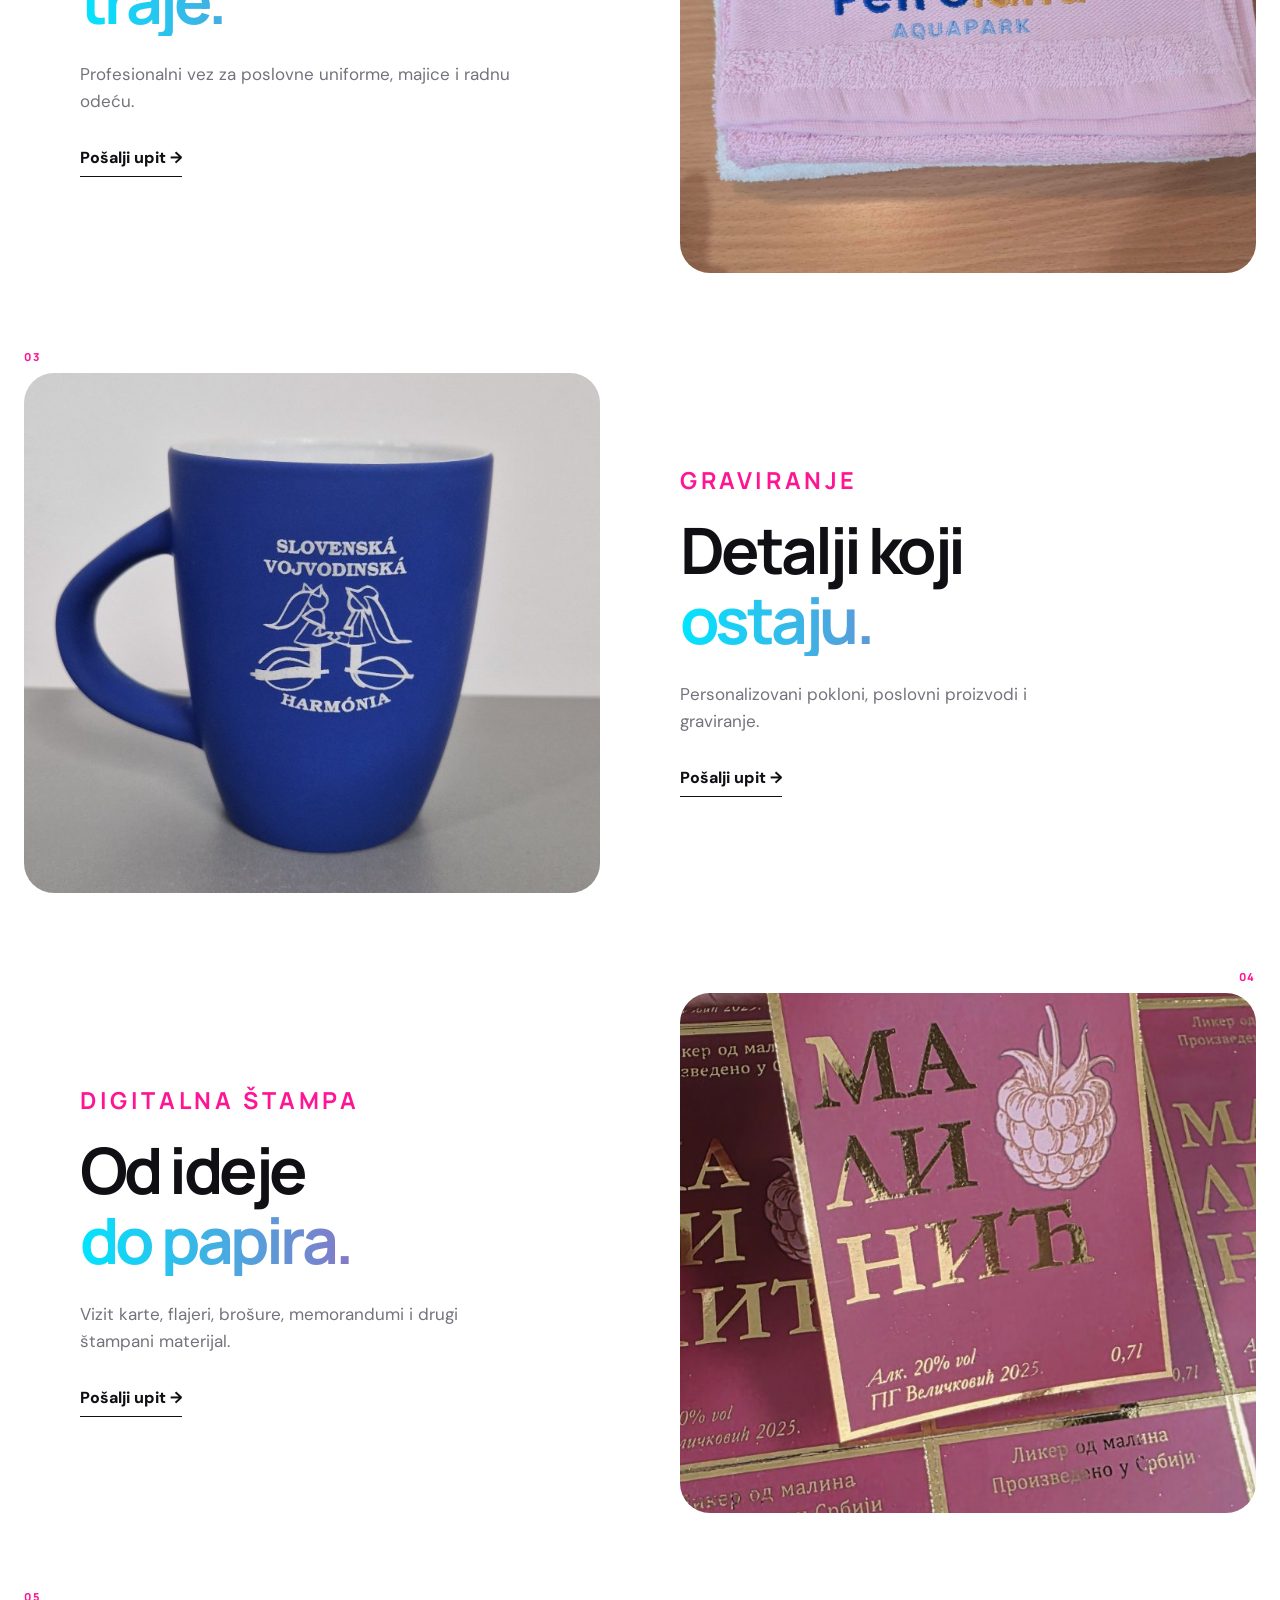
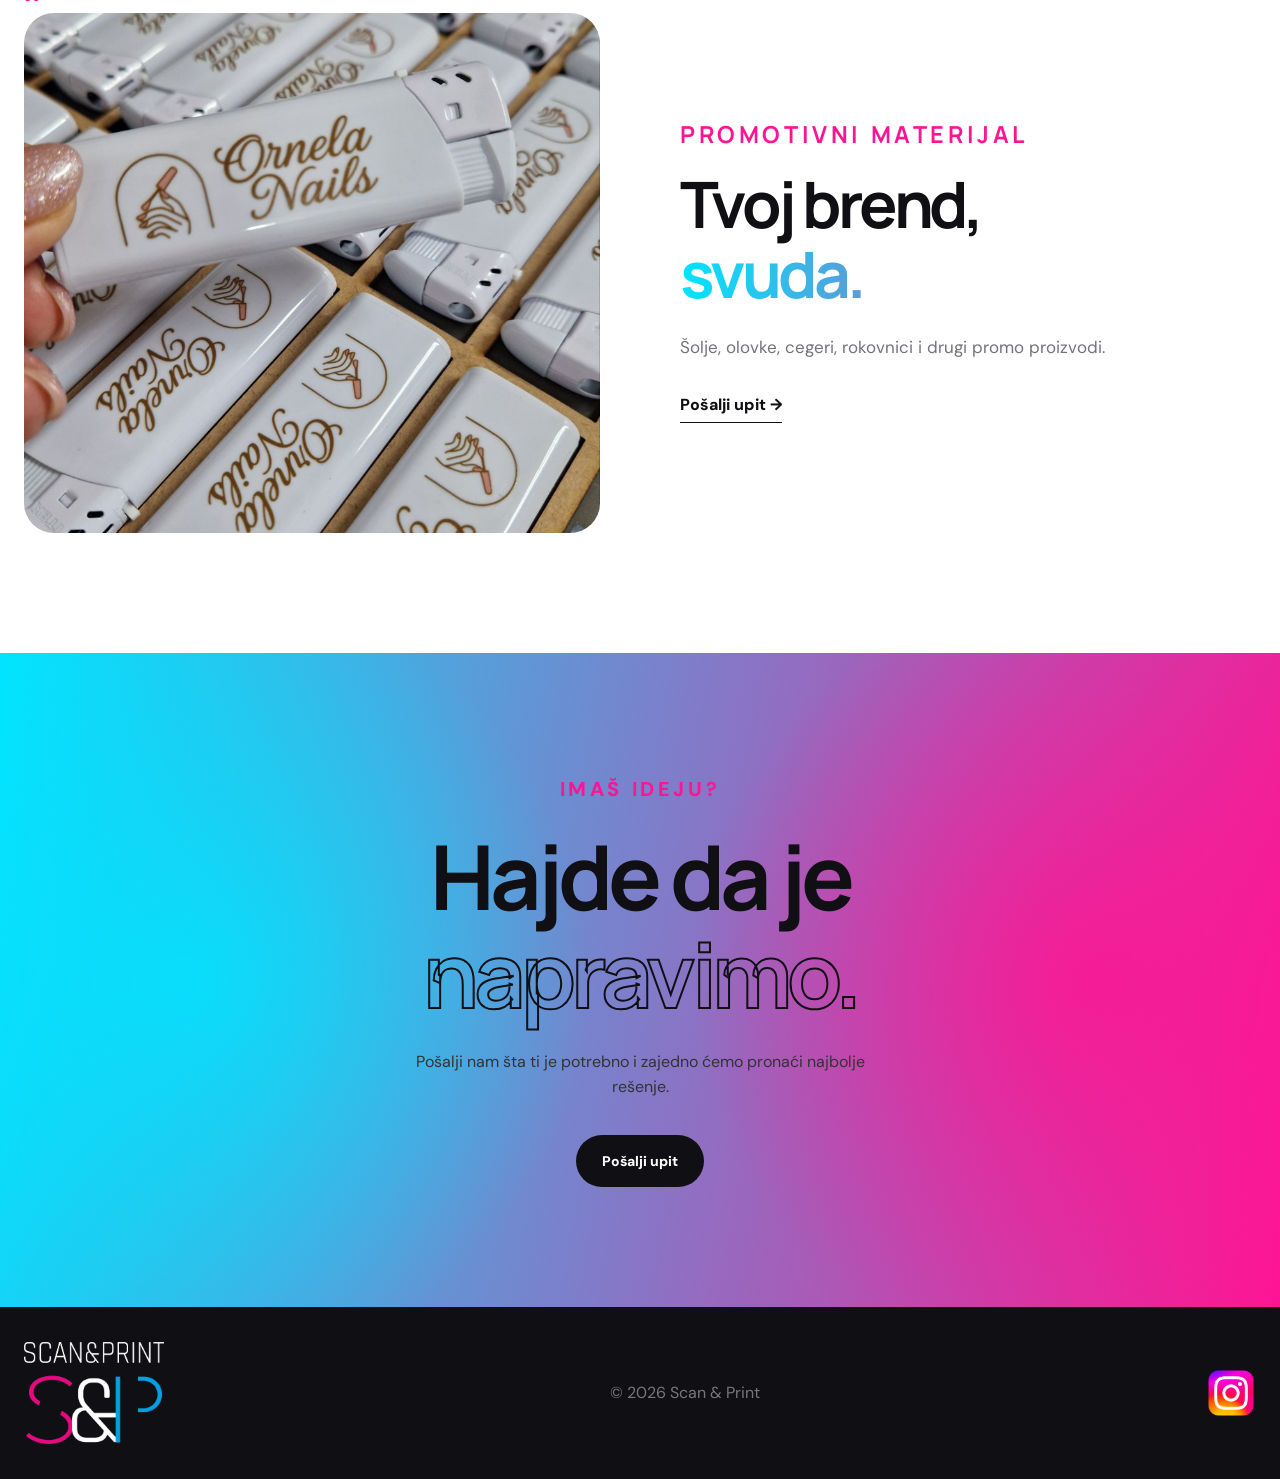
<file: usluge.html>
<!DOCTYPE html>
<html lang="sr">

<head>

    <meta charset="UTF-8">

    <meta name="viewport" content="width=device-width, initial-scale=1.0">

    <title>Usluge | Scan & Print</title>

    <meta
        name="description"
        content="Scan & Print – štampa na tekstilu, vez, graviranje, digitalna štampa i promo materijal."
    >

    <link rel="preconnect" href="https://fonts.googleapis.com">
    <link rel="preconnect" href="https://fonts.gstatic.com" crossorigin>

    <link
        href="https://fonts.googleapis.com/css2?family=DM+Sans:wght@400;500;600;700&family=Manrope:wght@500;600;700;800&display=swap"
        rel="stylesheet"
    >

    <link rel="stylesheet" href="style.css">

</head>


<body>


<!-- ================= HEADER ================= -->

<header class="header">

    <div class="container nav">

        <a href="index.html" class="logo">

            <img
                src="slike/Logo crni.png"
                alt="Scan & Print"
            >

        </a>


        <nav class="desktop-menu">

            <a href="index.html">
                Početna
            </a>

            <a href="usluge.html">
                Usluge
            </a>

            <a href="galerija.html">
                Galerija
            </a>

            <a href="firme.html">
                Za firme
            </a>

            <a href="index.html#kontakt">
                Kontakt
            </a>

            <a
                href="index.html#upit"
                class="nav-button"
            >
                Pošalji upit
            </a>

        </nav>


        <button
            class="menu-toggle"
            aria-label="Otvori meni"
        >

            <span></span>
            <span></span>
            <span></span>

        </button>

    </div>


    <div class="mobile-menu">

        <a href="index.html">
            Početna
        </a>

        <a href="galerija.html">
            Galerija
        </a>

        <a href="firme.html">
            Za firme
        </a>

        <a href="index.html#proces">
            Kako radimo
        </a>

        <a href="index.html#kontakt">
            Kontakt
        </a>

        <a
            href="index.html#upit"
            class="mobile-button"
        >
            Pošalji upit
        </a>

    </div>

</header>



<!-- ================= PAGE HERO ================= -->

<section class="page-hero">

    <div class="container">

        <span class="eyebrow">
            <h2>NAŠE USLUGE</h2>
        </span>

        <h1>
            Sve za tvoj
            <span>brend.</span>
        </h1>

        <p>
            Štampa, vez, graviranje i personalizacija
            na jednom mestu.
        </p>

    </div>

</section>



<!-- ================= SERVICES ================= -->

<section class="services section">

    <div class="container">


        <div class="services-list">


            <!-- 01 -->

            <article class="service-detail">

                <div class="service-detail-number">
                    01
                </div>


                <div class="service-detail-image">

                    <img
                        src="slike/tekstil1.jpg"
                        alt="Štampa na majicama"
                    >

                </div>


                <div class="service-detail-content">

                    <span class="eyebrow">
                        <h1>TEKSTIL</h1>
                    </span>

                    <h2>
                        Štampa na
                        <span>majicama.</span>
                    </h2>

                    <p>
                        Majice, duksevi, radna odeća,
                        uniforme i promo tekstil.
                    </p>

                    <a
                        href="index.html#upit"
                        class="text-link"
                    >
                        Pošalji upit →
                    </a>

                </div>

            </article>



            <!-- 02 -->

            <article class="service-detail reverse">

                <div class="service-detail-number">
                    02
                </div>


                <div class="service-detail-image">

                    <img
                        src="slike/promo4.jpg"
                        alt="Vez"
                    >

                </div>


                <div class="service-detail-content">

                    <span class="eyebrow">
                        <h1>VEZ</h1>
                    </span>

                    <h2>
                        Vez koji
                        <span>traje.</span>
                    </h2>

                    <p>
                        Profesionalni vez za poslovne
                        uniforme, majice i radnu odeću.
                    </p>

                    <a
                        href="index.html#upit"
                        class="text-link"
                    >
                        Pošalji upit →
                    </a>

                </div>

            </article>



            <!-- 03 -->

            <article class="service-detail">

                <div class="service-detail-number">
                    03
                </div>


                <div class="service-detail-image">

                    <img
                        src="slike/graviranje6.jpg"
                        alt="Lasersko graviranje"
                    >

                </div>


                <div class="service-detail-content">

                    <span class="eyebrow">
                        <h1>GRAVIRANJE</h1>
                    </span>

                    <h2>
                        Detalji koji
                        <span>ostaju.</span>
                    </h2>

                    <p>
                        Personalizovani pokloni,
                        poslovni proizvodi i graviranje.
                    </p>

                    <a
                        href="index.html#upit"
                        class="text-link"
                    >
                        Pošalji upit →
                    </a>

                </div>

            </article>



            <!-- 04 -->

            <article class="service-detail reverse">

                <div class="service-detail-number">
                    04
                </div>


                <div class="service-detail-image">

                    <img
                        src="slike/stampa2.jpg"
                        alt="Digitalna štampa"
                    >

                </div>


                <div class="service-detail-content">

                    <span class="eyebrow">
                        <h1>DIGITALNA ŠTAMPA</h1>
                    </span>

                    <h2>
                        Od ideje
                        <span>do papira.</span>
                    </h2>

                    <p>
                        Vizit karte, flajeri, brošure,
                        memorandumi i drugi štampani materijal.
                    </p>

                    <a
                        href="index.html#upit"
                        class="text-link"
                    >
                        Pošalji upit →
                    </a>

                </div>

            </article>



            <!-- 05 -->

            <article class="service-detail">

                <div class="service-detail-number">
                    05
                </div>


                <div class="service-detail-image">

                    <img
                        src="slike/promo2.jpg"
                        alt="Promo materijal"
                    >

                </div>


                <div class="service-detail-content">

                    <span class="eyebrow">
                        <h1>PROMOTIVNI MATERIJAL</h1>
                    </span>

                    <h2>
                        Tvoj brend,
                        <span>svuda.</span>
                    </h2>

                    <p>
                        Šolje, olovke, cegeri, rokovnici
                        i drugi promo proizvodi.
                    </p>

                    <a
                        href="index.html#upit"
                        class="text-link"
                    >
                        Pošalji upit →
                    </a>

                </div>

            </article>



        </div>

    </div>

</section>



<!-- ================= CTA ================= -->

<section class="cta section">

    <div class="container cta-inner">

        <span class="eyebrow">
            IMAŠ IDEJU?
        </span>

        <h2>
            Hajde da je
            <span>napravimo.</span>
        </h2>

        <p>
            Pošalji nam šta ti je potrebno
            i zajedno ćemo pronaći najbolje rešenje.
        </p>

        <a
            href="index.html#upit"
            class="button light"
        >
            Pošalji upit
        </a>

    </div>

</section>



<!-- ================= FOOTER ================= -->

<footer class="footer">

    <div class="container footer-inner">

        <a
            href="index.html"
            class="logo"
        >

            <img
                src="slike/Logo beli.png"
                alt="Scan & Print"
            >

        </a>


        <p>
            © 2026 Scan & Print
        </p>


<a
    href="https://www.instagram.com/scan_print_bp/"
    target="_blank"
    rel="noopener noreferrer"
>
    <img
        src="slike/iq.png"
        alt="Instagram Scan & Print"
        style="width: 50px; height: 50px;"
    >
</a>

    </div>

</footer>

<button
    class="back-to-top"
    id="backToTop"
    aria-label="Vrati se na vrh"
>
    ↑
</button>

<script src="script.js"></script>

</body>

</html>
</file>
<file: style.css>
:root {
    --black: #101014;
    --dark: #18181d;
    --white: #ffffff;

    --background: #f7f7f9;
    --soft: #eeeeF2;

    --cyan: #00e5ff;
    --magenta: #ff1493;

    --gray: #73737c;
    --light-gray: #a1a1aa;

    --border: rgba(16, 16, 20, 0.10);

    --container: 1240px;
}


/* =========================================================
   RESET
========================================================= */

* {
    margin: 0;
    padding: 0;
    box-sizing: border-box;
}

html {
    scroll-behavior: smooth;
}

body {
    font-family: "DM Sans", sans-serif;
    background: var(--background);
    color: var(--black);
    line-height: 1.6;
    overflow-x: hidden;
}

img {
    max-width: 100%;
    display: block;
}

a {
    color: inherit;
    text-decoration: none;
}

button,
input,
textarea {
    font-family: inherit;
}


/* =========================================================
   CONTAINER
========================================================= */

.container {
    width: min(
        var(--container),
        calc(100% - 48px)
    );

    margin: 0 auto;
}


/* =========================================================
   SECTIONS
========================================================= */

.section {
    padding: 120px 0;
}


/* =========================================================
   TYPOGRAPHY
========================================================= */

h1,
h2,
h3 {
    font-family: "Manrope", sans-serif;
}

h2 {
    font-size: clamp(42px, 5vw, 72px);
    line-height: .98;
    letter-spacing: -.055em;
}

.eyebrow {
    display: inline-block;
    color: var(--magenta);
    font-size: 20px;
    font-weight: 800;
    letter-spacing: .18em;
    margin-bottom: 22px;
}


/* =========================================================
   HEADER
========================================================= */

.header {
    position: sticky;
    top: 0;
    z-index: 1000;

    background: rgba(247, 247, 249, .92);

    backdrop-filter: blur(18px);
    -webkit-backdrop-filter: blur(18px);

    border-bottom: 1px solid var(--border);
}

.nav {
    height: 82px;

    display: flex;
    align-items: center;
    justify-content: space-between;
}


/* =========================================================
   LOGO
========================================================= */

.logo {
    display: flex;
    align-items: center;
    flex-shrink: 0;
}

.logo img {
    width: 100px;
    height: auto;
    display: block;
}


/* =========================================================
   DESKTOP MENU
========================================================= */

.desktop-menu {
    display: flex;
    align-items: center;
    gap: 34px;

    font-size: 18px;
    font-weight: 600;
}

.desktop-menu a {
    transition: color .2s ease;
}

.desktop-menu a:hover {
    color: var(--magenta);
}


/* =========================================================
   NAV BUTTON
========================================================= */

.nav-button {
    padding: 13px 23px;

    border-radius: 100px;

    font-weight: 800;

    color: var(--black);

    background:
        linear-gradient(
            100deg,
            var(--cyan),
            var(--magenta)
        );

    transition:
        transform .2s ease,
        box-shadow .2s ease;
}

.nav-button:hover {
    transform: translateY(-2px);

    box-shadow:
        0 10px 30px
        rgba(255, 20, 147, .20);
}


/* =========================================================
   MOBILE MENU BUTTON
========================================================= */

.menu-toggle {
    display: none;

    width: 34px;
    height: 34px;

    border: none;
    background: transparent;

    cursor: pointer;

    padding: 4px;
}

.menu-toggle span {
    display: block;

    width: 100%;
    height: 2px;

    margin: 6px 0;

    background: var(--black);

    transition: .3s;
}


/* =========================================================
   MOBILE MENU
========================================================= */

.mobile-menu {
    display: none;

    flex-direction: column;

    padding: 20px 24px 30px;

    background: var(--background);

    border-top: 1px solid var(--border);
}

.mobile-menu.active {
    display: flex;
}

.mobile-menu a {
    padding: 15px 0;

    border-bottom: 1px solid var(--border);

    font-weight: 600;
}

.mobile-menu a:hover {
    color: var(--magenta);
}

.mobile-button {
    margin-top: 15px;

    text-align: center;

    border-radius: 100px;

    background:
        linear-gradient(
            100deg,
            var(--cyan),
            var(--magenta)
        );

    border: none !important;

    color: var(--black);
}


/* =========================================================
   HERO
========================================================= */

.hero {
    min-height: calc(100vh - 82px);

    display: flex;
    align-items: center;

    padding: 70px 0;

    position: relative;

    overflow: hidden;

    background:
        radial-gradient(
            circle at 85% 20%,
            rgba(0, 229, 255, .13),
            transparent 30%
        ),

        radial-gradient(
            circle at 10% 80%,
            rgba(255, 20, 147, .10),
            transparent 30%
        );
}

.hero-grid {
    display: grid;

    grid-template-columns: 1fr 1fr;

    gap: 70px;

    align-items: center;
}


/* =========================================================
   HERO CONTENT
========================================================= */

.hero-content {
    max-width: 620px;
}

.hero-logo {
    margin-bottom: 25px;
}

.hero-logo img {
    width: 180px;
    height: auto;
}

.hero h1 {
    font-size: clamp(60px, 8vw, 112px);

    line-height: 1.15;

    letter-spacing: -.07em;

    margin-bottom: 35px;
}

.hero h1 span {
    display: block;

    color: transparent;

    background:
        linear-gradient(
            90deg,
            var(--cyan),
            var(--magenta)
        );

    -webkit-background-clip: text;
    background-clip: text;
}

.hero p {
    max-width: 500px;

    color: var(--gray);

    font-size: 19px;

    margin-bottom: 40px;
}


/* =========================================================
   HERO BUTTONS
========================================================= */

.hero-buttons {
    display: flex;
    gap: 12px;
}

.button {
    display: inline-flex;

    align-items: center;
    justify-content: center;

    min-height: 52px;

    padding: 0 26px;

    border-radius: 100px;

    font-size: 14px;
    font-weight: 800;

    transition:
        transform .2s ease,
        box-shadow .2s ease;
}

.button:hover {
    transform: translateY(-3px);
}

.primary {
    background:
        linear-gradient(
            100deg,
            var(--cyan),
            var(--magenta)
        );

    color: var(--black);
}

.primary:hover {
    box-shadow:
        0 12px 35px
        rgba(255, 20, 147, .25);
}

.secondary {
    background: var(--white);

    border: 1px solid var(--border);
}


/* =========================================================
   NEW HERO
========================================================= */

.hero {
    padding: 70px 0 90px;
    overflow: hidden;
}

.hero-new {
    display: grid;
    grid-template-columns: .85fr 1.15fr;
    align-items: center;
    gap: 70px;
}


/* TEXT */

.hero-new-content {
    position: relative;
    z-index: 2;
}

.hero-kicker {
    display: inline-block;

    font-size: 11px;
    font-weight: 800;

    letter-spacing: .18em;

    color: var(--magenta);
}

.hero-new-content h1 {
    margin: 22px 0 25px;

    font-family: "Manrope", sans-serif;

    font-size: clamp(55px, 6vw, 90px);

    line-height: 1.08;
    
    letter-spacing: -.055em;
}

.hero-new-content h1 span {
    display: block;

    color: transparent;

    background:
        linear-gradient(
            90deg,
            var(--cyan),
            var(--magenta)
        );

    -webkit-background-clip: text;
    background-clip: text;
}

.hero-new-content p {
    max-width: 500px;

    margin-bottom: 25px;

    font-size: 17px;

    line-height: 1.6;

    color: var(--gray);
}


/* SERVICES */

.hero-services {
    display: flex;

    flex-wrap: wrap;

    gap: 8px;

    margin-bottom: 30px;
}

.hero-services span {
    padding: 8px 12px;

    border: 1px solid var(--border);

    border-radius: 50px;

    font-size: 10px;

    font-weight: 700;

    letter-spacing: .06em;

    background: var(--white);
}


/* SLIDER */

.hero-new-slider {
    position: relative;

    width: 100%;

    height: 600px;

    overflow: hidden;

    border-radius: 28px;

    background: #111;

    box-shadow:
        0 30px 80px rgba(0,0,0,.14);
}

.hero-new-slide {
    position: absolute;

    inset: 0;

    opacity: 0;

    visibility: hidden;

    transform: scale(1.04);

    transition:
        opacity .6s ease,
        transform 1s ease;
}

.hero-new-slide.active {
    opacity: 1;

    visibility: visible;

    transform: scale(1);
}

.hero-new-slide::after {
    content: "";

    position: absolute;

    inset: 0;

    background:
        linear-gradient(
            180deg,
            transparent 40%,
            rgba(0,0,0,.75)
        );
}

.hero-new-slide img {
    width: 100%;
    height: 100%;

    object-fit: cover;

    display: block;
}


/* CAPTION */

.hero-new-caption {
    position: absolute;

    z-index: 3;

    left: 30px;
    bottom: 65px;

    color: white;
}

.hero-new-caption small {
    display: block;

    margin-bottom: 8px;

    font-size: 10px;

    font-weight: 700;

    letter-spacing: .18em;

    opacity: .7;
}

.hero-new-caption strong {
    font-family: "Manrope", sans-serif;

    font-size: 34px;

    letter-spacing: -.04em;
}


/* ARROWS */

.hero-new-prev,
.hero-new-next {
    position: absolute;

    z-index: 5;

    top: 50%;

    width: 48px;
    height: 48px;

    display: flex;

    align-items: center;
    justify-content: center;

    border: 1px solid rgba(255,255,255,.4);

    border-radius: 50%;

    background: rgba(0,0,0,.25);

    backdrop-filter: blur(10px);

    color: white;

    font-size: 18px;

    cursor: pointer;

    transform: translateY(-50%);

    transition: .25s ease;
}

.hero-new-prev {
    left: 20px;
}

.hero-new-next {
    right: 20px;
}

.hero-new-prev:hover,
.hero-new-next:hover {
    background:
        linear-gradient(
            135deg,
            var(--cyan),
            var(--magenta)
        );

    border-color: transparent;

    transform:
        translateY(-50%)
        scale(1.08);
}


/* DOTS */

.hero-new-dots {
    position: absolute;

    z-index: 5;

    left: 30px;
    right: 30px;
    bottom: 25px;

    display: flex;

    gap: 7px;
}

.hero-new-dot {
    width: 25px;
    height: 3px;

    padding: 0;

    border: 0;

    border-radius: 10px;

    background: rgba(255,255,255,.4);

    cursor: pointer;

    transition: .3s ease;
}

.hero-new-dot.active {
    width: 45px;

    background: white;
}


/* =========================================================
   TABLET
========================================================= */

@media (max-width: 1000px) {

    .hero-new {
        grid-template-columns: 1fr;

        gap: 45px;
    }

    .hero-new-content {
        max-width: 700px;
    }

    .hero-new-slider {
        height: 520px;
    }

}


/* =========================================================
   MOBILE
========================================================= */

@media (max-width: 600px) {

    .hero {
        padding: 20px 0 60px;
    }

    .hero-new {
        display: flex;

        flex-direction: column;

        gap: 25px;
    }


    /* SLIKA PRVA */

    .hero-new-slider {
        order: 1;

        height: 340px;

        border-radius: 20px;

        width: 100%;
    }


    /* TEKST POSLE SLIKE */

    .hero-new-content {
        order: 2;

        width: 100%;
    }


    .hero-kicker {
        font-size: 10px;
    }


    .hero-new-content h1 {
        font-size: 48px;

        margin:
            12px 0 15px;
    }


    .hero-new-content p {
        font-size: 15px;

        line-height: 1.5;

        margin-bottom: 18px;
    }


    .hero-services {
        gap: 6px;

        margin-bottom: 20px;
    }


    .hero-services span {
        font-size: 9px;

        padding: 7px 10px;
    }


    .hero-new-caption {
        left: 20px;

        bottom: 55px;
    }


    .hero-new-caption strong {
        font-size: 27px;
    }


    .hero-new-prev,
    .hero-new-next {
        width: 40px;
        height: 40px;
    }


    .hero-new-prev {
        left: 12px;
    }

    .hero-new-next {
        right: 12px;
    }


    .hero-new-dots {
        left: 20px;
        right: 20px;

        bottom: 20px;
    }

}


/* =========================================================
   SECTION HEADING
========================================================= */

.section-heading {
    display: flex;

    justify-content: space-between;

    align-items: flex-end;

    margin-bottom: 60px;
}

.section-heading > p {
    width: 320px;

    color: var(--gray);

    font-size: 20px;
}


/* =========================================================
   SERVICES
========================================================= */

.services {
    background: var(--white);
}

.services-grid {
    display: grid;

    grid-template-columns:
        repeat(3, 1fr);

    gap: 1px;

    background: var(--border);

    border: 1px solid var(--border);
}


/* =========================================================
   SERVICE CARD
========================================================= */

.service-card {
    background: var(--white);

    padding: 42px;

    min-height: 310px;

    display: flex;

    flex-direction: column;

    transition:
        background .3s ease,
        color .3s ease,
        transform .3s ease;
}

.service-card:hover {
    background: var(--black);

    color: white;

    transform:
        translateY(-5px);
}

.service-card.large {
    grid-row: span 2;

    min-height: 621px;
}

.service-number {
    font-size: 11px;

    font-weight: 700;

    color: var(--gray);

    margin-bottom: 30px;
}


/* =========================================================
   SERVICE IMAGE
========================================================= */

.service-image {
    width: 100%;

    height: 180px;

    margin-bottom: 25px;

    border-radius: 14px;

    overflow: hidden;

    background: #ddd;
}

.service-image img {
    width: 100%;
    height: 100%;

    object-fit: cover;

    display: block;

    transition:
        transform .5s ease;
}

.service-card:hover
.service-image img {
    transform:
        scale(1.05);
}


/* =========================================================
   SERVICE ICON
========================================================= */

.service-icon {
    width: 48px;
    height: 48px;

    display: flex;

    align-items: center;
    justify-content: center;

    border-radius: 50%;

    background:
        linear-gradient(
            135deg,
            rgba(0, 229, 255, .15),
            rgba(255, 20, 147, .15)
        );

    color: var(--magenta);

    font-family: "Manrope", sans-serif;

    font-size: 14px;

    font-weight: 800;

    margin-bottom: 25px;
}

.service-card h3 {
    font-size: 27px;

    letter-spacing: -.04em;

    margin-bottom: 12px;
}

.service-card p {
    max-width: 300px;

    color: var(--gray);

    font-size: 14px;

    margin-bottom: 25px;
}

.service-card:hover p {
    color: #aaa;
}

.service-card a {
    margin-top: auto;

    font-size: 13px;

    font-weight: 800;
}

.service-card a:hover {
    color: var(--cyan);
}


/* =========================================================
   SPECIAL CARD
========================================================= */

.service-card.accent {
    background:
        linear-gradient(
            135deg,
            var(--cyan),
            var(--magenta)
        );

    color: var(--black);
}

.service-card.accent:hover {
    background:
        linear-gradient(
            135deg,
            var(--magenta),
            var(--cyan)
        );

    color: var(--black);
}

.service-card.accent .service-icon {
    background:
        rgba(255, 255, 255, .35);

    color: var(--black);
}


/* =========================================================
   INTRO
========================================================= */

.intro {
    background: var(--black);

    color: white;
}

.intro-grid {
    display: grid;

    grid-template-columns:
        1.3fr .7fr;

    gap: 100px;
}

.intro h2 {
    max-width: 800px;
}

.intro h2 span {
    display: inline;

    color: transparent;

    background:
        linear-gradient(
            90deg,
            var(--cyan),
            var(--magenta)
        );

    -webkit-background-clip: text;
    background-clip: text;
}

.intro-text {
    padding-top: 80px;
}

.intro-text p {
    color: #aaa;

    font-size: 18px;

    margin-bottom: 30px;
}


/* =========================================================
   TEXT LINK
========================================================= */

.text-link {
    display: inline-block;

    font-size: 16px;

    font-weight: 800;

    padding-bottom: 5px;

    border-bottom:
        1px solid
        currentColor;

    transition:
        color .2s ease;
}

.text-link:hover {
    color: var(--magenta);
}


/* =========================================================
   PORTFOLIO
========================================================= */

.portfolio {
    background: var(--background);
}

.portfolio-grid {
    display: grid;

    grid-template-columns:
        1.4fr .8fr .8fr;

    grid-auto-rows: 260px;

    gap: 16px;
}

.portfolio-item {
    position: relative;

    overflow: hidden;

    border-radius: 20px;

    background: #ddd;
}

.portfolio-item img {
    width: 100%;
    height: 100%;

    display: block;

    object-fit: cover;

    transition:
        transform .6s ease;
}

.portfolio-item:hover img {
    transform:
        scale(1.06);
}

.item-large {
    grid-row: span 2;
}

.item-wide {
    grid-column: span 2;
}


/* =========================================================
   PORTFOLIO LABEL
========================================================= */

.portfolio-label {
    position: absolute;

    left: 20px;
    bottom: 20px;

    padding:
        9px
        14px;

    border-radius: 100px;

    background:
        rgba(
            16,
            16,
            20,
            .85
        );

    color: white;

    font-size: 10px;

    font-weight: 800;

    letter-spacing: .12em;

    backdrop-filter: blur(10px);
}


/* =========================================================
   PROCESS
========================================================= */

.process {
    background: var(--soft);
}

.process-grid {
    display: grid;

    grid-template-columns:
        repeat(4, 1fr);

    border-top:
        1px solid
        var(--border);
}

.process-item {
    padding:
        40px
        30px;

    border-right:
        1px solid
        var(--border);
}

.process-item:last-child {
    border-right: none;
}

.process-item > span {
    display: block;

    color: var(--magenta);

    font-size: 12px;

    font-weight: 800;

    margin-bottom: 60px;
}

.process-item h3 {
    font-size: 24px;

    letter-spacing: -.04em;

    margin-bottom: 12px;
}

.process-item p {
    color: var(--gray);

    font-size: 14px;
}


/* =========================================================
   CTA
========================================================= */

.cta {
    position: relative;

    overflow: hidden;

    text-align: center;

    background:
        radial-gradient(
            circle at 15% 50%,
            rgba(0, 229, 255, .8),
            transparent 35%
        ),

        radial-gradient(
            circle at 85% 50%,
            rgba(255, 20, 147, .8),
            transparent 35%
        ),

        linear-gradient(
            100deg,
            var(--cyan),
            var(--magenta)
        );
}

.cta-inner {
    max-width: 900px;
}

.cta h2 {
    font-size:
        clamp(
            50px,
            7vw,
            90px
        );

    margin-bottom: 25px;
}

.cta h2 span {
    display: block;

    color: transparent;

    -webkit-text-stroke:
        2px
        var(--black);
}

.cta p {
    max-width: 500px;

    margin:
        0 auto
        35px;

    color: #333;
}


/* =========================================================
   CTA BUTTON
========================================================= */

.light {
    background: var(--black);

    color: white;
}

.light:hover {
    box-shadow:
        0 15px 40px
        rgba(0, 0, 0, .25);
}


/* =========================================================
   CONTACT
========================================================= */

.contact {
    background: var(--white);
}

.contact-grid {
    display: grid;

    grid-template-columns:
        1fr 1fr;

    gap: 100px;
}

.contact h2 {
    margin-bottom: 20px;
}

.contact-grid > div:first-child p {
    color: var(--gray);
    font-size: 18px;
}

.contact-info {
    display: grid;

    grid-template-columns:
        1fr 1fr;

    border-top:
        1px solid
        var(--border);
}

.contact-info a,
.contact-info > div {
    padding:
        25px 0;

    border-bottom:
        1px solid
        var(--border);

    display: flex;

    flex-direction: column;

    font-size: 17px;

    font-weight: 600;
}

.contact-info small {

    color: var(--gray);

    text-transform: uppercase;

    letter-spacing: .12em;

    margin-bottom: 6px;
}

.contact-info a:hover {
    color: var(--magenta);
}


/* =========================================================
   FOOTER
========================================================= */

.footer {
    background: var(--black);

    color: white;

    padding: 35px 0;
}

.footer-inner {
    display: flex;

    align-items: center;

    justify-content: space-between;
}

.footer .logo img {
    width: 140px;
}

.footer p {
    color: #777;

    font-size: 16px;
}

.footer a:last-child {
    font-size: 13px;
}

.footer a:last-child:hover {
    color: var(--cyan);
}


/* =========================================================
   TABLET
========================================================= */

@media (max-width: 900px) {

    .section {
        padding: 85px 0;
    }


    /* HEADER */

    .desktop-menu {
        display: none;
    }

    .menu-toggle {
        display: block;
    }


    /* HERO */

    .hero-grid {
        grid-template-columns: 1fr;
    }

    .hero-visual {
        height: 450px;
    }


    /* SERVICES */

    .services-grid {
        grid-template-columns:
            1fr 1fr;
    }

    .service-card.large {
        grid-row: auto;

        min-height: 310px;
    }


    /* INTRO */

    .intro-grid {
        grid-template-columns: 1fr;

        gap: 30px;
    }

    .intro-text {
        padding-top: 0;
    }


    /* PROCESS */

    .process-grid {
        grid-template-columns:
            1fr 1fr;
    }

    .process-item {
        border-bottom:
            1px solid
            var(--border);
    }


    /* CONTACT */

    .contact-grid {
        grid-template-columns: 1fr;

        gap: 50px;
    }

}


/* =========================================================
   MOBILE
========================================================= */

@media (max-width: 600px) {

    .container {
        width:
            calc(100% - 32px);
    }

    .section {
        padding:
            75px 0;
    }


    /* LOGO */

    .logo img {
        width: 120px;
    }


    /* HEADER */

    .nav {
        height: 70px;
    }


    /* HERO */

    .hero {
        min-height: auto;

        padding:
            45px 0
            60px;
    }

    .hero-logo img {
        width: 145px;
    }

    .hero h1 {
        font-size: 62px;
    }

    .hero p {
        font-size: 17px;
    }

    .hero-buttons {
        flex-direction: column;
    }

    .button {
        width: 100%;
    }


    /* HERO VISUAL */

    .hero-visual {
        height: 360px;

        border-radius: 25px;
    }

    .hero-card {
        padding: 7px;

        border-radius: 10px;
    }

    .hero-card span {
        font-size: 8px;

        margin:
            3px
            4px
            5px;
    }

    .hero-card img {
        width: 90px;
        height: 90px;

        border-radius: 6px;
    }

    .hero-circle {
        width: 185px;
        height: 185px;

        font-size: 18px;
    }

    .hero-circle strong {
        font-size: 27px;
    }

    .card-one {
        top: 20px;
        left: 15px;
    }

    .card-two {
        top: 65px;
        right: 12px;
    }

    .card-three {
        bottom: 20px;
        left: 25px;
    }


    /* SECTION HEADING */

    .section-heading {
        flex-direction: column;

        align-items: flex-start;

        gap: 25px;

        margin-bottom: 40px;
    }

    .section-heading > p {
        width: auto;
    }


    /* SERVICES */

    .services-grid {
        grid-template-columns: 1fr;
    }

    .service-card {
        min-height: 280px;

        padding: 30px;
    }

    .service-card.large {
        min-height: 400px;
    }

    .service-image {
        height: 220px;
    }


    /* INTRO */

    .intro h2 {
        font-size: 43px;
    }


    /* PORTFOLIO */

    .portfolio-grid {
        grid-template-columns: 1fr;

        grid-auto-rows: 280px;

        gap: 12px;
    }

    .portfolio-item,
    .item-large,
    .item-wide {
        grid-column: auto;

        grid-row: auto;

        height: 280px;
    }

    .portfolio-label {
        left: 15px;

        bottom: 15px;
    }


    /* PROCESS */

    .process-grid {
        grid-template-columns: 1fr;
    }

    .process-item {
        padding:
            30px 0;

        border-right: none;
    }

    .process-item > span {
        margin-bottom: 30px;
    }


    /* CTA */

    .cta h2 {
        font-size: 50px;
    }


    /* CONTACT */

    .contact-info {
        grid-template-columns: 1fr;
    }


    /* FOOTER */

    .footer-inner {
        flex-direction: column;

        align-items: flex-start;

        gap: 20px;
    }

}


/* =========================================================
   SMALL PHONES
========================================================= */

@media (max-width: 400px) {

    .hero h1 {
        font-size: 54px;
    }

    .hero-visual {
        height: 330px;
    }

    .hero-circle {
        width: 160px;
        height: 160px;

        font-size: 16px;
    }

    .hero-circle strong {
        font-size: 23px;
    }

    .hero-card img {
        width: 75px;
        height: 75px;
    }

    .card-one {
        top: 18px;
        left: 10px;
    }

    .card-two {
        top: 50px;
        right: 8px;
    }

    .card-three {
        bottom: 12px;
        left: 15px;
    }

    .cta h2 {
        font-size: 43px;
    }

}
/* =========================================================
   USLUGE STRANICA
========================================================= */

.page-hero {
    padding: 130px 0 110px;

    background:
        radial-gradient(
            circle at 85% 30%,
            rgba(0, 229, 255, .14),
            transparent 30%
        ),

        radial-gradient(
            circle at 15% 70%,
            rgba(255, 20, 147, .12),
            transparent 30%
        );
}

.page-hero h1 {
    max-width: 850px;

    font-size:
        clamp(
            65px,
            9vw,
            120px
        );

    line-height: .88;

    letter-spacing: -.07em;

    margin-bottom: 35px;
}

.page-hero h1 span {
    color: transparent;

    background:
        linear-gradient(
            90deg,
            var(--cyan),
            var(--magenta)
        );

    -webkit-background-clip: text;
    background-clip: text;
}

.page-hero p {
    max-width: 500px;

    color: var(--gray);

    font-size: 19px;
}


/* =========================================================
   SERVICE DETAIL
========================================================= */

.services-list {
    display: flex;

    flex-direction: column;

    gap: 100px;
}

.service-detail {
    position: relative;

    display: grid;

    grid-template-columns:
        1fr 1fr;

    gap: 80px;

    align-items: center;
}

.service-detail.reverse {
    direction: rtl;
}

.service-detail.reverse
.service-detail-content {
    direction: ltr;
}

.service-detail-number {
    position: absolute;

    top: -25px;
    left: 0;

    font-family: "Manrope", sans-serif;

    font-size: 11px;

    font-weight: 800;

    color: var(--magenta);

    letter-spacing: .15em;
}

.service-detail.reverse
.service-detail-number {
    left: auto;
    right: 0;
}


/* IMAGE */

.service-detail-image {
    width: 100%;

    height: 520px;

    overflow: hidden;

    border-radius: 30px;

    background: #ddd;
}

.service-detail-image img {
    width: 100%;
    height: 100%;

    display: block;

    object-fit: cover;

    transition:
        transform .6s ease;
}

.service-detail:hover
.service-detail-image img {
    transform: scale(1.04);
}


/* CONTENT */

.service-detail-content {
    max-width: 520px;
}

.service-detail-content h2 {
    font-size:
        clamp(
            48px,
            5vw,
            72px
        );

    margin-bottom: 25px;
}

.service-detail-content h2 span {
    display: block;

    color: transparent;

    background:
        linear-gradient(
            90deg,
            var(--cyan),
            var(--magenta)
        );

    -webkit-background-clip: text;
    background-clip: text;
}

.service-detail-content p {
    max-width: 430px;

    color: var(--gray);

    font-size: 17px;

    margin-bottom: 30px;
}


/* =========================================================
   USLUGE MOBILE
========================================================= */

@media (max-width: 800px) {

    .page-hero {
        padding:
            90px 0
            70px;
    }

    .page-hero h1 {
        font-size: 65px;
    }

    .service-detail,
    .service-detail.reverse {
        grid-template-columns: 1fr;

        gap: 35px;

        direction: ltr;
    }

    .service-detail-number,
    .service-detail.reverse
    .service-detail-number {
        position: static;

        margin-bottom: -15px;
    }

    .service-detail-image {
        height: 400px;
    }

    .service-detail-content {
        max-width: none;
    }

}


/* =========================================================
   USLUGE SMALL MOBILE
========================================================= */

@media (max-width: 600px) {

    .page-hero {
        padding:
            70px 0
            55px;
    }

    .page-hero h1 {
        font-size: 56px;

        margin-bottom: 25px;
    }

    .page-hero p {
        font-size: 16px;
    }

    .services-list {
        gap: 75px;
    }

    .service-detail {
        gap: 25px;
    }

    .service-detail-image {
        height: 300px;

        border-radius: 20px;
    }

    .service-detail-content h2 {
        font-size: 45px;
    }

    .service-detail-content p {
        font-size: 15px;
    }

}
/* =========================================================
   SERVICE IMAGE CARDS
========================================================= */

.service-image-card {
    min-height: 0;

    padding: 28px;

    overflow: hidden;
}

.service-image-card:hover {
    background: var(--white);

    color: var(--black);

    transform: translateY(-5px);
}


/* NUMBER */

.service-image-card .service-number {
    margin-bottom: 18px;

    color: var(--magenta);
}


/* THREE IMAGES */

.service-images {
    display: grid;

    grid-template-columns:
        repeat(3, 1fr);

    gap: 4px;

    width: 100%;

    height: 180px;

    margin-bottom: 24px;

    overflow: hidden;

    border-radius: 14px;
}

.service-images img {
    width: 100%;
    height: 100%;

    object-fit: cover;

    display: block;

    transition:
        transform .5s ease;
}

.service-image-card:hover
.service-images img {
    transform: scale(1.05);
}


/* DIGITALNA ŠTAMPA */

.service-images.single-image {
    grid-template-columns: 1fr;
}

.service-images.single-image img {
    object-position: center;
}


/* TITLE */

.service-image-card h3 {
    font-size: 27px;

    letter-spacing: -.04em;

    margin-bottom: 14px;
}


/* LINK */

.service-image-card a {
    display: inline-block;

    margin-top: 0;

    font-size: 13px;

    font-weight: 800;
}

.service-image-card a:hover {
    color: var(--magenta);
}


/* =========================================================
   SPECIAL CARD
========================================================= */

.service-special {
    display: flex;

    justify-content: center;

    min-height: 310px;
}

.service-special:hover {
    background:
        linear-gradient(
            135deg,
            var(--magenta),
            var(--cyan)
        );
}

.service-special-content {
    display: flex;

    flex-direction: column;

    justify-content: center;

    height: 100%;
}

.special-symbol {
    display: flex;

    align-items: center;
    justify-content: center;

    width: 50px;
    height: 50px;

    margin-bottom: 25px;

    border-radius: 50%;

    background:
        rgba(255,255,255,.35);

    font-size: 28px;

    font-weight: 400;
}

.service-special h3 {
    font-size: 30px;

    margin-bottom: 12px;
}

.service-special p {
    color: rgba(0,0,0,.65);

    max-width: 300px;

    margin-bottom: 25px;
}

.service-special a {
    margin-top: 0;
}


/* =========================================================
   SERVICES MOBILE
========================================================= */

@media (max-width: 900px) {

    .service-images {
        height: 200px;
    }

}


@media (max-width: 600px) {

    .service-image-card {
        padding: 22px;
    }

    .service-images {
        height: 190px;

        gap: 3px;

        border-radius: 12px;
    }

    .service-image-card h3 {
        font-size: 25px;
    }

    .service-special {
        min-height: 300px;
    }

}
/* =========================================================
   GALLERY PAGE
========================================================= */

.gallery-hero {
    padding: 130px 0 90px;

    background:
        radial-gradient(
            circle at 85% 30%,
            rgba(0, 229, 255, .14),
            transparent 30%
        ),
        radial-gradient(
            circle at 15% 70%,
            rgba(255, 20, 147, .12),
            transparent 30%
        );
}

.gallery-hero h1 {
    max-width: 900px;

    font-size:
        clamp(
            65px,
            9vw,
            120px
        );

    line-height: .88;

    letter-spacing: -.07em;

    margin-bottom: 35px;
}

.gallery-hero h1 span {
    color: transparent;

    background:
        linear-gradient(
            90deg,
            var(--cyan),
            var(--magenta)
        );

    -webkit-background-clip: text;
    background-clip: text;
}

.gallery-hero p {
    max-width: 520px;

    color: var(--gray);

    font-size: 18px;
}


/* =========================================================
   FILTERS
========================================================= */

.gallery-filters {
    display: flex;

    flex-wrap: wrap;

    gap: 10px;

    margin-bottom: 45px;
}

.gallery-filter {
    border: 1px solid var(--border);

    background: transparent;

    padding:
        12px 20px;

    border-radius: 50px;

    font-family: "DM Sans", sans-serif;

    font-size: 13px;

    font-weight: 700;

    cursor: pointer;

    transition:
        .25s ease;
}

.gallery-filter:hover {
    border-color: var(--magenta);

    color: var(--magenta);
}

.gallery-filter.active {
    border-color: transparent;

    color: white;

    background:
        linear-gradient(
            90deg,
            var(--cyan),
            var(--magenta)
        );
}


/* =========================================================
   GALLERY GRID
========================================================= */

.gallery-grid {
    display: grid;

    grid-template-columns:
        repeat(3, 1fr);

    gap: 18px;
}

.gallery-item {
    overflow: hidden;

    border-radius: 20px;

    background: var(--white);

    border: 1px solid var(--border);

    transition:
        transform .3s ease,
        box-shadow .3s ease;
}

.gallery-item:hover {
    transform: translateY(-5px);

    box-shadow:
        0 20px 45px
        rgba(0, 0, 0, .10);
}


/* IMAGE */

.gallery-image {
    width: 100%;

    aspect-ratio: 1 / 1;

    overflow: hidden;

    background: #ddd;
}

.gallery-image img {
    width: 100%;
    height: 100%;

    display: block;

    object-fit: cover;

    transition:
        transform .5s ease;
}

.gallery-item:hover
.gallery-image img {
    transform: scale(1.05);
}


/* INFO */

.gallery-item-info {
    display: flex;

    align-items: center;

    justify-content: space-between;

    gap: 15px;

    padding:
        18px 20px;
}

.gallery-item-info span {
    font-size: 10px;

    font-weight: 800;

    text-transform: uppercase;

    letter-spacing: .12em;

    color: var(--magenta);
}

.gallery-item-info strong {
    font-family: "Manrope", sans-serif;

    font-size: 15px;
}


/* =========================================================
   GALLERY MOBILE
========================================================= */

@media (max-width: 800px) {

    .gallery-hero {
        padding:
            90px 0
            65px;
    }

    .gallery-hero h1 {
        font-size: 65px;
    }

    .gallery-grid {
        grid-template-columns:
            repeat(2, 1fr);

        gap: 12px;
    }

    .gallery-item-info {
        display: block;

        padding: 15px;
    }

    .gallery-item-info span {
        display: block;

        margin-bottom: 5px;
    }

}


@media (max-width: 550px) {

    .gallery-hero {
        padding:
            70px 0
            55px;
    }

    .gallery-hero h1 {
        font-size: 55px;
    }

    .gallery-hero p {
        font-size: 16px;
    }

    .gallery-filters {
        gap: 7px;
    }

    .gallery-filter {
        padding:
            10px 14px;

        font-size: 11px;
    }

    .gallery-grid {
        grid-template-columns: 1fr;
    }

}
/* =========================================================
   LIGHTBOX
========================================================= */

.lightbox {
    position: fixed;

    inset: 0;

    z-index: 9999;

    display: flex;

    align-items: center;
    justify-content: center;

    padding: 40px;

    background:
        rgba(10, 10, 15, .94);

    opacity: 0;

    visibility: hidden;

    pointer-events: none;

    transition:
        opacity .3s ease,
        visibility .3s ease;
}


.lightbox.active {
    opacity: 1;

    visibility: visible;

    pointer-events: auto;
}


.lightbox-content {
    position: relative;

    max-width: 90vw;
    max-height: 90vh;

    display: flex;

    flex-direction: column;

    align-items: center;
}


.lightbox-content img {
    display: block;

    max-width: 90vw;
    max-height: 82vh;

    width: auto;
    height: auto;

    object-fit: contain;

    border-radius: 10px;

    box-shadow:
        0 30px 80px
        rgba(0, 0, 0, .5);
}


.lightbox-caption {
    margin-top: 15px;

    color: white;

    font-family:
        "Manrope",
        sans-serif;

    font-size: 14px;

    font-weight: 700;

    text-align: center;
}


/* =========================================================
   CLOSE
========================================================= */

.lightbox-close {
    position: absolute;

    top: 25px;
    right: 30px;

    z-index: 3;

    width: 50px;
    height: 50px;

    display: flex;

    align-items: center;
    justify-content: center;

    border: 1px solid
        rgba(255,255,255,.25);

    border-radius: 50%;

    background:
        rgba(255,255,255,.08);

    color: white;

    font-size: 32px;

    line-height: 1;

    cursor: pointer;

    transition:
        .25s ease;
}


.lightbox-close:hover {
    background:
        linear-gradient(
            135deg,
            var(--cyan),
            var(--magenta)
        );

    border-color: transparent;

    transform: rotate(90deg);
}


/* =========================================================
   ARROWS
========================================================= */

.lightbox-prev,
.lightbox-next {
    position: absolute;

    top: 50%;

    z-index: 3;

    transform:
        translateY(-50%);

    width: 55px;
    height: 55px;

    display: flex;

    align-items: center;
    justify-content: center;

    border: 1px solid
        rgba(255,255,255,.2);

    border-radius: 50%;

    background:
        rgba(255,255,255,.08);

    color: white;

    font-size: 40px;

    line-height: 1;

    cursor: pointer;

    transition:
        .25s ease;
}


.lightbox-prev {
    left: 30px;
}


.lightbox-next {
    right: 30px;
}


.lightbox-prev:hover,
.lightbox-next:hover {
    background:
        linear-gradient(
            135deg,
            var(--cyan),
            var(--magenta)
        );

    border-color: transparent;
}


/* =========================================================
   PREVENT PAGE SCROLL
========================================================= */

body.lightbox-open {
    overflow: hidden;
}


/* =========================================================
   CLICKABLE GALLERY IMAGE
========================================================= */

.gallery-image {
    cursor: zoom-in;
}


/* =========================================================
   MOBILE
========================================================= */

@media (max-width: 700px) {

    .lightbox {
        padding: 20px;
    }


    .lightbox-content {
        max-width: 100%;

        max-height: 85vh;
    }


    .lightbox-content img {
        max-width: 94vw;

        max-height: 75vh;

        border-radius: 7px;
    }


    .lightbox-close {
        top: 15px;

        right: 15px;

        width: 44px;
        height: 44px;

        font-size: 27px;
    }


    .lightbox-prev,
    .lightbox-next {
        width: 42px;
        height: 42px;

        font-size: 30px;
    }


    .lightbox-prev {
        left: 10px;
    }


    .lightbox-next {
        right: 10px;
    }


    .lightbox-caption {
        font-size: 12px;
    }

}
/* =========================================================
   BUSINESS / FIRME
========================================================= */

.business-hero {
    padding: 140px 0 100px;

    background:
        radial-gradient(
            circle at 85% 25%,
            rgba(0, 229, 255, .15),
            transparent 30%
        ),
        radial-gradient(
            circle at 15% 70%,
            rgba(255, 20, 147, .12),
            transparent 30%
        );
}

.business-hero-grid {
    display: grid;

    grid-template-columns:
        1.1fr .9fr;

    align-items: center;

    gap: 80px;
}

.business-hero-content h1 {
    max-width: 850px;

    font-size:
        clamp(
            65px,
            8vw,
            115px
        );

    line-height: .9;

    letter-spacing: -.07em;

    margin: 25px 0 30px;
}

.business-hero-content h1 span {
    color: transparent;

    background:
        linear-gradient(
            90deg,
            var(--cyan),
            var(--magenta)
        );

    -webkit-background-clip: text;
    background-clip: text;
}

.business-hero-content p {
    max-width: 520px;

    font-size: 18px;

    color: var(--gray);

    margin-bottom: 35px;
}


/* HERO VISUAL */

.business-hero-visual {
    position: relative;

    aspect-ratio: 1 / 1;

    display: flex;

    align-items: center;
    justify-content: center;

    border-radius: 50%;

    background:
        linear-gradient(
            135deg,
            rgba(0, 229, 255, .12),
            rgba(255, 20, 147, .12)
        );

    border: 1px solid var(--border);
}

.business-circle {
    width: 230px;
    height: 230px;

    display: flex;

    flex-direction: column;

    align-items: center;
    justify-content: center;

    border-radius: 50%;

    background: var(--black);

    color: white;

    box-shadow:
        0 30px 80px
        rgba(0, 0, 0, .2);
}

.business-circle span {
    font-size: 13px;

    font-weight: 700;

    letter-spacing: .15em;
}

.business-circle strong {
    font-size: 38px;

    line-height: 1;

    color: var(--cyan);
}

.business-number {
    position: absolute;

    top: 10%;

    right: 8%;

    font-size: 13px;

    font-weight: 800;

    letter-spacing: .2em;

    color: var(--magenta);
}


/* BUSINESS GRID */

.business-grid {
    display: grid;

    grid-template-columns:
        repeat(3, 1fr);

    gap: 18px;
}

.business-card {
    padding: 30px;

    min-height: 230px;

    border-radius: 20px;

    border: 1px solid var(--border);

    background: var(--white);

    transition:
        .3s ease;
}

.business-card:hover {
    transform: translateY(-5px);

    border-color: var(--cyan);

    box-shadow:
        0 20px 50px
        rgba(0, 0, 0, .08);
}

.business-card > span {
    font-size: 11px;

    font-weight: 800;

    color: var(--magenta);
}

.business-card h3 {
    font-size: 24px;

    margin:
        35px 0 12px;
}

.business-card p {
    color: var(--gray);

    max-width: 300px;
}


/* BENEFITS */

.benefits-grid {
    display: grid;

    grid-template-columns:
        .8fr 1.2fr;

    gap: 100px;

    align-items: start;
}

.benefits-grid h2 {
    font-size:
        clamp(
            45px,
            5vw,
            70px
        );

    line-height: .95;

    letter-spacing: -.06em;

    margin-top: 25px;
}

.benefits-grid h2 span {
    display: block;

    color: var(--magenta);
}

.benefit {
    display: grid;

    grid-template-columns: 60px 1fr;

    gap: 25px;

    padding:
        25px 0;

    border-bottom:
        1px solid var(--border);
}

.benefit strong {
    font-size: 12px;

    color: var(--cyan);
}

.benefit h3 {
    font-size: 20px;

    margin-bottom: 7px;
}

.benefit p {
    color: var(--gray);
}


/* MOBILE */

@media (max-width: 900px) {

    .business-hero {
        padding:
            100px 0 70px;
    }

    .business-hero-grid {
        grid-template-columns: 1fr;

        gap: 50px;
    }

    .business-hero-visual {
        max-width: 500px;

        margin: auto;
    }

    .business-grid {
        grid-template-columns:
            repeat(2, 1fr);
    }

    .benefits-grid {
        grid-template-columns: 1fr;

        gap: 50px;
    }

}


@media (max-width: 600px) {

    .business-hero-content h1 {
        font-size: 58px;
    }

    .business-hero-content p {
        font-size: 16px;
    }

    .business-hero-visual {
        max-width: 350px;
    }

    .business-circle {
        width: 180px;
        height: 180px;
    }

    .business-grid {
        grid-template-columns: 1fr;
    }

}
.business-hero-visual {
    position: relative;
    aspect-ratio: 4 / 5;
    overflow: hidden;
    border-radius: 24px;
}

.business-hero-visual img {
    width: 100%;
    height: 100%;
    object-fit: cover;
    display: block;
}

.business-label {
    position: absolute;
    left: 20px;
    bottom: 20px;

    padding: 12px 18px;

    background: white;
    color: #111;

    font-size: 11px;
    font-weight: 800;
    letter-spacing: .15em;

    border-radius: 50px;
}
/* =========================================================
   MOBILE HEADER - LOGO
========================================================= */

@media (max-width: 600px) {

    .header .nav {
        min-height: 60px;
        padding-top: 8px;
        padding-bottom: 8px;
    }

    .header .logo {
        display: flex;
        align-items: center;

        width: auto;
        max-width: 120px;

        margin: 0;
        padding: 0;
    }

    .header .logo img {
        display: block;

        width: 100px !important;
        max-width: 100px !important;

        height: auto !important;
        max-height: 35px !important;

        object-fit: contain;
    }

}
/* =========================================================
   HERO IMAGE SLIDER
========================================================= */

.hero-slider {

    position: relative;

    width: 100%;

    height: 560px;

    overflow: hidden;

    border-radius: 28px;

    background: #111;

    box-shadow:
        0 30px 80px rgba(0, 0, 0, .12);

}


.hero-slides {

    position: relative;

    width: 100%;

    height: 100%;

}


.hero-slide {

    position: absolute;

    inset: 0;

    opacity: 0;

    visibility: hidden;

    transform: scale(1.04);

    transition:
        opacity .6s ease,
        transform 1s ease,
        visibility .6s ease;

}


.hero-slide.active {

    opacity: 1;

    visibility: visible;

    transform: scale(1);

}


.hero-slide::after {

    content: "";

    position: absolute;

    inset: 0;

    background:
        linear-gradient(
            180deg,
            rgba(0,0,0,0) 45%,
            rgba(0,0,0,.75) 100%
        );

    pointer-events: none;

}


.hero-slide img {

    width: 100%;
    height: 100%;

    display: block;

    object-fit: cover;

}


/* =========================================================
   SLIDE INFO
========================================================= */

.hero-slide-info {

    position: absolute;

    z-index: 2;

    left: 30px;
    bottom: 75px;

    display: flex;

    flex-direction: column;

    gap: 7px;

    color: white;

}


.hero-slide-info span {

    font-size: 11px;

    font-weight: 700;

    letter-spacing: .15em;

    opacity: .75;

}


.hero-slide-info strong {

    font-family:
        "Manrope",
        sans-serif;

    font-size: 32px;

    font-weight: 800;

    letter-spacing: -.04em;

}


/* =========================================================
   ARROWS
========================================================= */

.hero-slider-prev,
.hero-slider-next {

    position: absolute;

    z-index: 5;

    top: 50%;

    transform:
        translateY(-50%);

    width: 48px;
    height: 48px;

    display: flex;

    align-items: center;
    justify-content: center;

    border: 1px solid
        rgba(255,255,255,.35);

    border-radius: 50%;

    background:
        rgba(0,0,0,.2);

    backdrop-filter: blur(8px);

    color: white;

    font-size: 18px;

    cursor: pointer;

    transition: .25s ease;

}


.hero-slider-prev {

    left: 20px;

}


.hero-slider-next {

    right: 20px;

}


.hero-slider-prev:hover,
.hero-slider-next:hover {

    background:
        linear-gradient(
            135deg,
            var(--cyan),
            var(--magenta)
        );

    border-color: transparent;

    transform:
        translateY(-50%)
        scale(1.08);

}


/* =========================================================
   BOTTOM
========================================================= */

.hero-slider-bottom {

    position: absolute;

    z-index: 5;

    left: 30px;
    right: 30px;
    bottom: 25px;

    display: flex;

    align-items: center;

    justify-content: space-between;

}


.hero-dots {

    display: flex;

    align-items: center;

    gap: 7px;

}


.hero-dot {

    width: 28px;
    height: 3px;

    padding: 0;

    border: 0;

    border-radius: 10px;

    background:
        rgba(255,255,255,.35);

    cursor: pointer;

    transition: .3s ease;

}


.hero-dot.active {

    width: 45px;

    background: white;

}


.hero-slider-label {

    color: white;

    font-size: 10px;

    font-weight: 800;

    letter-spacing: .18em;

    opacity: .8;

}


/* =========================================================
   TABLET
========================================================= */

@media (max-width: 1000px) {

    .hero-slider {

        height: 500px;

    }

}


/* =========================================================
   MOBILE
========================================================= */

@media (max-width: 700px) {

    .hero-slider {

        height: 430px;

        border-radius: 20px;

    }


    .hero-slide-info {

        left: 20px;

        bottom: 65px;

    }


    .hero-slide-info strong {

        font-size: 25px;

    }


    .hero-slider-prev,
    .hero-slider-next {

        width: 40px;
        height: 40px;

    }


    .hero-slider-prev {

        left: 12px;

    }


    .hero-slider-next {

        right: 12px;

    }


    .hero-slider-bottom {

        left: 20px;
        right: 20px;

        bottom: 20px;

    }


    .hero-slider-label {

        display: none;

    }


    .hero-dot {

        width: 20px;

    }


    .hero-dot.active {

        width: 35px;

    }

}
/* =========================================================
   BACK TO TOP
========================================================= */

.back-to-top {
    position: fixed;

    right: 25px;
    bottom: 25px;

    width: 48px;
    height: 48px;

    display: flex;

    align-items: center;
    justify-content: center;

    border: 1px solid rgba(0, 0, 0, .12);

    border-radius: 50%;

    background: white;

    color: #111;

    font-size: 20px;
    font-weight: 600;

    cursor: pointer;

    z-index: 999;

    opacity: 0;
    visibility: hidden;

    transform: translateY(15px);

    transition:
        opacity .3s ease,
        visibility .3s ease,
        transform .3s ease,
        background .3s ease,
        color .3s ease;
}


.back-to-top.show {
    opacity: 1;

    visibility: visible;

    transform: translateY(0);
}


.back-to-top:hover {
    color: white;

    border-color: transparent;

    background:
        linear-gradient(
            135deg,
            var(--cyan),
            var(--magenta)
        );

    transform:
        translateY(-3px);
}


/* MOBILE */

@media (max-width: 600px) {

    .back-to-top {

        right: 15px;
        bottom: 15px;

        width: 43px;
        height: 43px;

        font-size: 18px;

    }

}
/* =========================================================
   CONTACT MAP
========================================================= */

.contact-grid {

    display: grid;

    grid-template-columns:
        .8fr 1.2fr;

    gap: 70px;

    align-items: stretch;

}


.contact-content {

    display: flex;

    flex-direction: column;

    justify-content: center;

}


.contact-content h2 {

    margin:
        20px 0;

    font-family:
        "Manrope",
        sans-serif;

    font-size:
        clamp(
            50px,
            6vw,
            80px
        );

    line-height: .95;

    letter-spacing: -.06em;

}


.contact-content > p {

    max-width: 400px;

    color: var(--gray);

    margin-bottom: 35px;

}


.contact-map {

    min-height: 450px;

    overflow: hidden;

    border-radius: 24px;

    border: 1px solid var(--border);

    box-shadow:
        0 25px 60px
        rgba(0, 0, 0, .08);

}


.contact-map iframe {

    display: block;

    width: 100%;

    height: 100%;

    min-height: 450px;

    filter: grayscale(.15);

}


/* MOBILE */

@media (max-width: 800px) {

    .contact-grid {

        grid-template-columns: 1fr;

        gap: 40px;

    }


    .contact-map {

        min-height: 350px;

    }


    .contact-map iframe {

        min-height: 350px;

    }

}
/* =========================================================
   GLOBAL TYPOGRAPHY FIX
========================================================= */

h1,
h2,
h3,
h4,
h5,
h6 {
    line-height: 1.15;
}

/* Veliki naslovi */
h1 {
    line-height: 1.05;
}

/* Naslovi sekcija */
h2 {
    line-height: 1.1;
}

/* Manji naslovi */
h3,
h4,
h5,
h6 {
    line-height: 1.2;
}


/* HERO - pošto je veliki naslov */
.hero-new-content h1 {
    line-height: 1.1;
}


/* Tekst */
p {
    line-height: 1.6;
}


/* Mobilni uređaji */
@media (max-width: 600px) {

    h1 {
        line-height: 1.08;
    }

    h2 {
        line-height: 1.12;
    }

    h3,
    h4,
    h5,
    h6 {
        line-height: 1.22;
    }

    .hero-new-content h1 {
        line-height: 1.05;
    }

}
</file>
